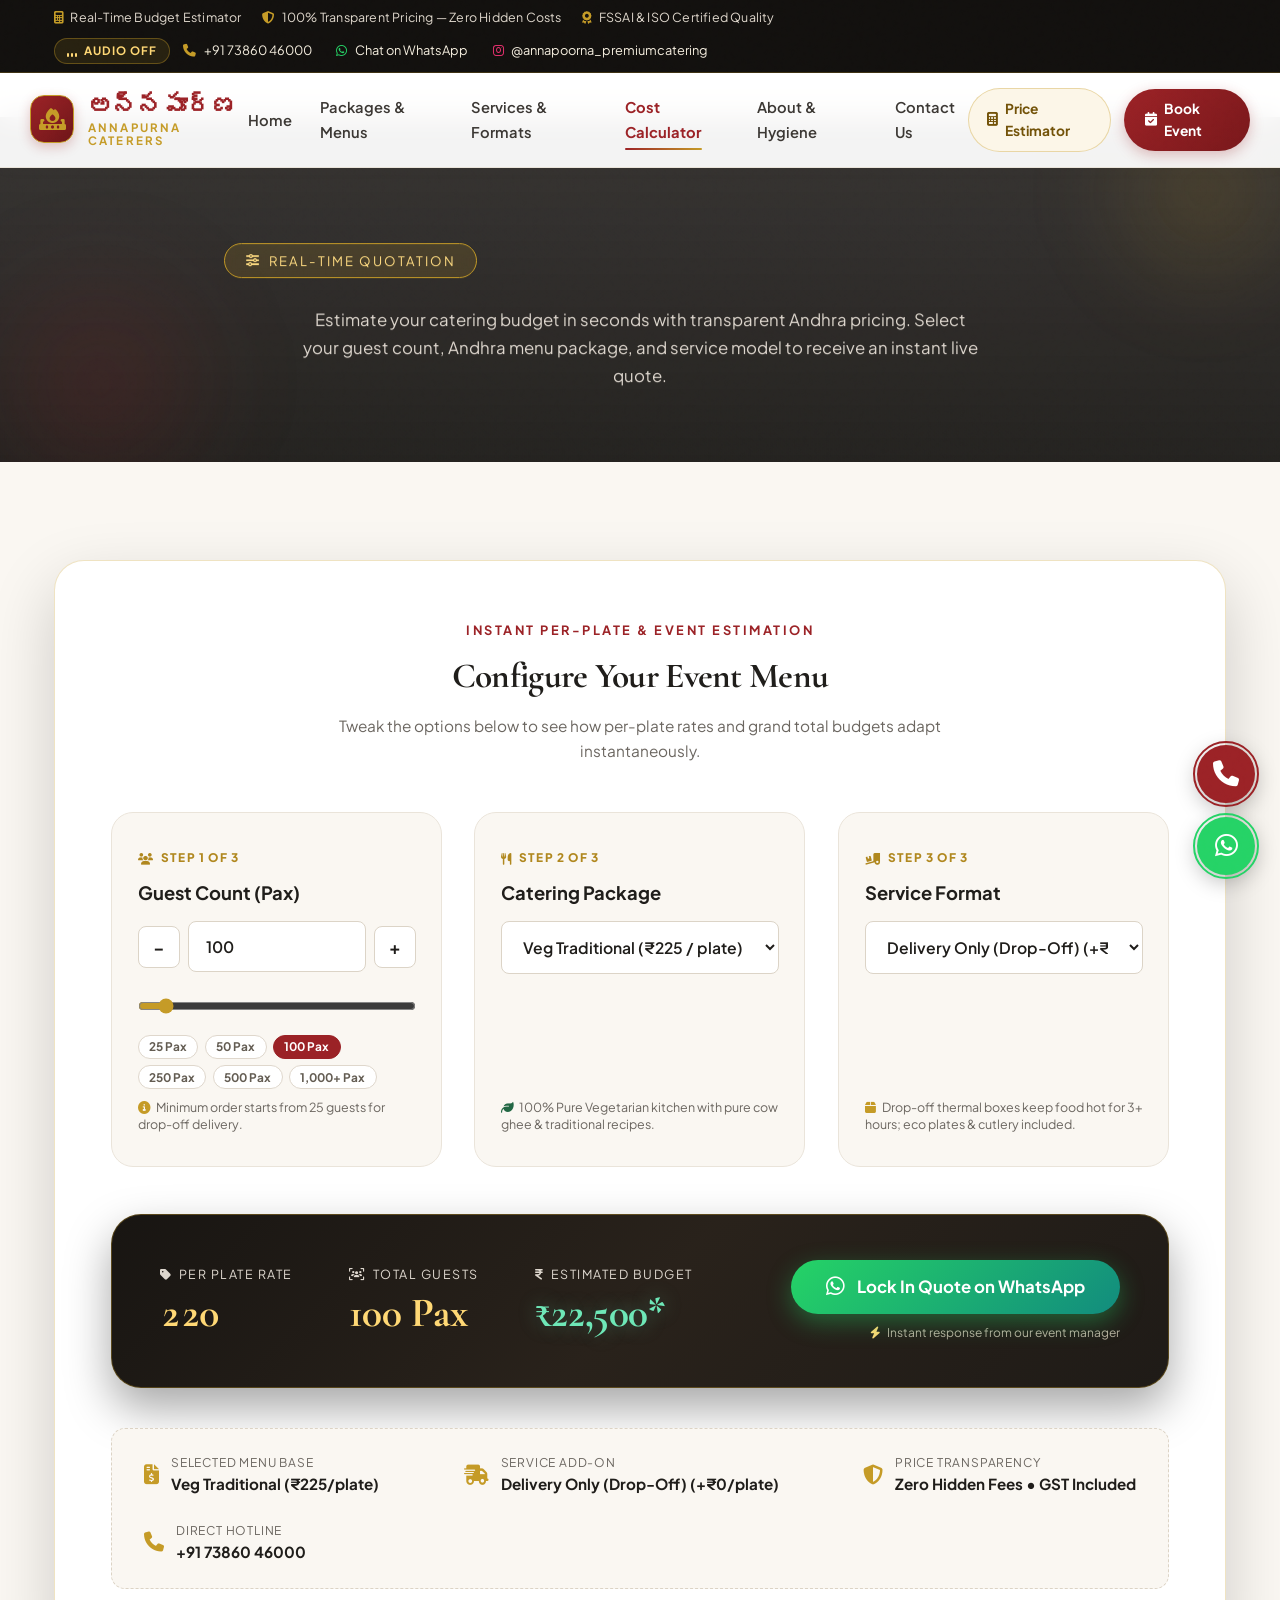
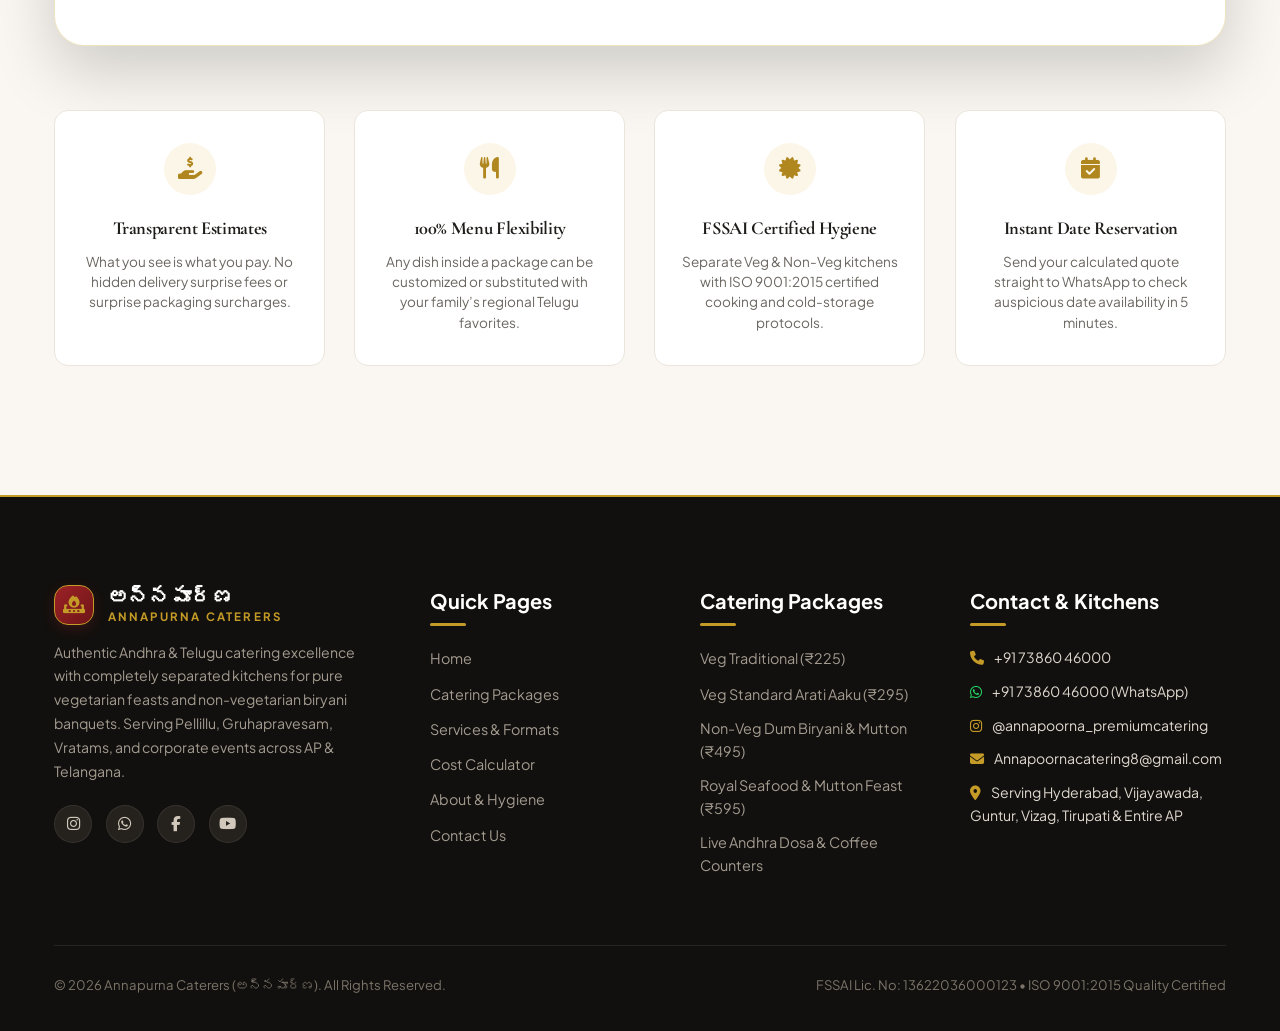
<file: calculator.html>
<!DOCTYPE html>
<html lang="en">
<head>
  <meta charset="UTF-8" />
  <meta name="viewport" content="width=device-width, initial-scale=1.0" />
  <title>Catering Cost & Menu Price Calculator | Annapurna Caterers</title>
  <meta name="description" content="Calculate your Andhra catering budget in real time. Select your guest count, Telugu catering package, and service format to get an instant quote and book directly on WhatsApp." />

  <!-- Fonts & Icons -->
  <link rel="preconnect" href="https://fonts.googleapis.com">
  <link rel="preconnect" href="https://fonts.gstatic.com" crossorigin>
  <link href="https://fonts.googleapis.com/css2?family=Cormorant+Garamond:ital,wght@0,500;0,600;0,700;1,500;1,600&family=Plus+Jakarta+Sans:wght@300;400;500;600;700;800&family=Noto+Serif+Telugu:wght@500;700&display=swap" rel="stylesheet">
  <link rel="stylesheet" href="https://cdnjs.cloudflare.com/ajax/libs/font-awesome/6.5.1/css/all.min.css" />
  <link rel="stylesheet" href="style.css" />

  <style>
    /* Calculator Page Specific Styles */
    .calc-wrapper-section {
      padding: 3rem 0 6rem;
      background: var(--bg-body);
      position: relative;
    }

    .calc-card-container {
      background: #ffffff;
      border: 1px solid rgba(197, 155, 39, 0.28);
      border-radius: var(--radius-xl);
      padding: 3.5rem;
      box-shadow: var(--shadow-xl);
      margin-bottom: 4rem;
      position: relative;
      overflow: hidden;
    }

    .calc-header-intro {
      text-align: center;
      max-width: 720px;
      margin: 0 auto 3rem;
    }
    .calc-header-intro h3 {
      font-size: 2.2rem;
      margin-bottom: 0.6rem;
      color: var(--text-main);
    }
    .calc-header-intro p {
      color: var(--text-muted);
      font-size: 0.96rem;
    }

    /* 3-Step Input Grid */
    .calc-steps {
      display: grid;
      grid-template-columns: repeat(3, 1fr);
      gap: 2rem;
      margin-bottom: 3rem;
    }

    .calc-step-box {
      background: #faf7f2;
      border-radius: var(--radius-lg);
      padding: 2rem 1.6rem;
      border: 1px solid var(--border-subtle);
      display: flex;
      flex-direction: column;
      justify-content: space-between;
      transition: transform 0.3s var(--ease-smooth),
                  box-shadow 0.3s var(--ease-smooth),
                  border-color 0.3s ease;
      position: relative;
    }
    .calc-step-box:hover {
      transform: translateY(-4px);
      box-shadow: var(--shadow-md);
      border-color: var(--gold-primary);
    }

    .calc-step-badge {
      display: inline-flex;
      align-items: center;
      gap: 0.45rem;
      font-size: 0.74rem;
      text-transform: uppercase;
      font-weight: 800;
      color: var(--gold-hover);
      letter-spacing: 1.2px;
      margin-bottom: 0.8rem;
    }

    .calc-step-box label {
      display: block;
      font-size: 1.15rem;
      font-weight: 700;
      color: var(--text-main);
      margin-bottom: 1rem;
      line-height: 1.3;
    }

    .calc-input-wrap {
      position: relative;
      width: 100%;
    }

    .calc-step-box select,
    .calc-step-box input[type="number"] {
      width: 100%;
      padding: 0.95rem 1.1rem;
      border: 1.5px solid #dcd4c7;
      border-radius: var(--radius-sm);
      font-family: inherit;
      font-size: 0.98rem;
      font-weight: 600;
      background: #ffffff;
      color: var(--text-main);
      transition: border-color 0.25s ease, box-shadow 0.25s ease;
      appearance: auto;
    }
    .calc-step-box select:focus,
    .calc-step-box input[type="number"]:focus {
      outline: none;
      border-color: var(--gold-primary);
      box-shadow: 0 0 0 3px rgba(197, 155, 39, 0.2);
    }

    /* Guest Controls: Range + Quick Pills */
    .guest-stepper-wrap {
      display: flex;
      align-items: center;
      gap: 0.5rem;
      margin-bottom: 0.8rem;
    }
    .btn-step-adjust {
      width: 42px;
      height: 42px;
      border-radius: var(--radius-sm);
      border: 1px solid #dcd4c7;
      background: #ffffff;
      color: var(--text-main);
      font-size: 1.1rem;
      font-weight: 700;
      cursor: pointer;
      display: flex;
      align-items: center;
      justify-content: center;
      transition: var(--transition);
      flex-shrink: 0;
    }
    .btn-step-adjust:hover {
      background: var(--gold-primary);
      color: #ffffff;
      border-color: var(--gold-primary);
    }

    .guest-slider {
      width: 100%;
      margin: 0.8rem 0 0.5rem;
      accent-color: var(--gold-primary);
      cursor: pointer;
    }

    .guest-presets {
      display: flex;
      flex-wrap: wrap;
      gap: 0.4rem;
      margin-top: 0.8rem;
    }
    .preset-chip {
      background: #ffffff;
      border: 1px solid #dfd7cc;
      border-radius: var(--radius-full);
      padding: 0.22rem 0.65rem;
      font-size: 0.74rem;
      font-weight: 700;
      color: #635c52;
      cursor: pointer;
      transition: var(--transition);
    }
    .preset-chip:hover,
    .preset-chip.active {
      background: var(--red-royal);
      color: #ffffff;
      border-color: var(--red-royal);
    }

    .step-helper-text {
      display: block;
      margin-top: 0.6rem;
      font-size: 0.78rem;
      color: var(--text-muted);
      line-height: 1.4;
    }

    /* Live Summary Banner */
    .calc-summary-banner {
      background: linear-gradient(135deg, #181512 0%, #29221b 50%, #1f1b17 100%);
      color: #ffffff;
      border-radius: var(--radius-xl);
      padding: 2.8rem 3rem;
      display: flex;
      justify-content: space-between;
      align-items: center;
      flex-wrap: wrap;
      gap: 2rem;
      border: 1px solid rgba(197, 155, 39, 0.35);
      box-shadow: 0 20px 45px rgba(0, 0, 0, 0.35);
      position: relative;
      overflow: hidden;
    }

    .calc-stat-group {
      display: flex;
      gap: 3.5rem;
      flex-wrap: wrap;
      align-items: center;
    }

    .calc-stat-item {
      display: flex;
      flex-direction: column;
    }
    .calc-stat-item span.stat-label {
      font-size: 0.78rem;
      color: #ded7ce;
      text-transform: uppercase;
      letter-spacing: 1.5px;
      margin-bottom: 0.35rem;
      display: flex;
      align-items: center;
      gap: 0.4rem;
    }
    .calc-stat-item strong {
      font-size: 2.6rem;
      font-family: var(--font-heading);
      font-weight: 700;
      color: #ffd875;
      line-height: 1.1;
      letter-spacing: -0.01em;
    }
    .calc-stat-item strong.highlight-green {
      color: #6ee7b7;
      text-shadow: 0 0 20px rgba(110, 231, 183, 0.35);
    }

    .calc-cta-action {
      display: flex;
      flex-direction: column;
      align-items: flex-end;
      gap: 0.6rem;
    }
    .calc-cta-action .btn-whatsapp-quote {
      background: linear-gradient(135deg, #25d366, #128c7e);
      color: #ffffff;
      font-size: 1.05rem;
      font-weight: 700;
      padding: 1rem 2.2rem;
      border-radius: var(--radius-full);
      border: none;
      cursor: pointer;
      display: inline-flex;
      align-items: center;
      gap: 0.75rem;
      box-shadow: 0 8px 25px rgba(37, 211, 102, 0.38);
      transition: transform 0.3s var(--ease-spring),
                  box-shadow 0.3s ease,
                  background 0.3s ease;
    }
    .calc-cta-action .btn-whatsapp-quote:hover {
      transform: translateY(-3px) scale(1.02);
      box-shadow: 0 12px 30px rgba(37, 211, 102, 0.55);
      background: linear-gradient(135deg, #2ae671, #179b8c);
    }
    .calc-guarantee-note {
      font-size: 0.75rem;
      color: #b8af9f;
      display: flex;
      align-items: center;
      gap: 0.4rem;
    }

    /* Breakdown Pill Deck */
    .breakdown-deck {
      margin-top: 2.5rem;
      background: #faf7f2;
      border-radius: var(--radius-md);
      padding: 1.5rem 2rem;
      border: 1px dashed #dcd3c5;
      display: flex;
      align-items: center;
      justify-content: space-between;
      flex-wrap: wrap;
      gap: 1.5rem;
    }
    .breakdown-item {
      display: flex;
      align-items: center;
      gap: 0.75rem;
    }
    .breakdown-icon {
      color: var(--gold-primary);
      font-size: 1.25rem;
    }
    .breakdown-text span {
      display: block;
      font-size: 0.75rem;
      color: var(--text-muted);
      text-transform: uppercase;
      letter-spacing: 0.8px;
    }
    .breakdown-text strong {
      font-size: 0.95rem;
      color: var(--text-main);
    }

    /* Benefits Section Grid */
    .calc-benefits-grid {
      display: grid;
      grid-template-columns: repeat(4, 1fr);
      gap: 1.8rem;
      margin-bottom: 2rem;
    }
    .calc-benefit-card {
      background: #ffffff;
      border: 1px solid var(--border-subtle);
      border-radius: var(--radius-md);
      padding: 2rem 1.6rem;
      transition: var(--transition);
      text-align: center;
    }
    .calc-benefit-card:hover {
      transform: translateY(-5px);
      box-shadow: var(--shadow-md);
      border-color: var(--gold-primary);
    }
    .benefit-icon-circle {
      width: 52px;
      height: 52px;
      border-radius: 50%;
      background: var(--gold-soft);
      color: var(--gold-hover);
      display: flex;
      align-items: center;
      justify-content: center;
      font-size: 1.35rem;
      margin: 0 auto 1.2rem;
      transition: transform 0.3s var(--ease-spring);
    }
    .calc-benefit-card:hover .benefit-icon-circle {
      transform: scale(1.15) rotate(10deg);
      background: var(--red-royal);
      color: #ffffff;
    }
    .calc-benefit-card h4 {
      font-size: 1.15rem;
      margin-bottom: 0.5rem;
      color: var(--text-main);
    }
    .calc-benefit-card p {
      font-size: 0.85rem;
      color: var(--text-muted);
      line-height: 1.5;
    }

    @media (max-width: 992px) {
      .calc-steps {
        grid-template-columns: 1fr;
      }
      .calc-card-container {
        padding: 2.2rem 1.5rem;
      }
      .calc-summary-banner {
        padding: 2rem 1.6rem;
        flex-direction: column;
        align-items: flex-start;
      }
      .calc-stat-group {
        gap: 2rem;
        width: 100%;
        justify-content: space-between;
      }
      .calc-cta-action {
        width: 100%;
        align-items: flex-start;
      }
      .calc-benefits-grid {
        grid-template-columns: repeat(2, 1fr);
      }
    }

    @media (max-width: 640px) {
      .calc-stat-group {
        flex-direction: column;
        align-items: flex-start;
        gap: 1.2rem;
      }
      .calc-benefits-grid {
        grid-template-columns: 1fr;
      }
      .breakdown-deck {
        flex-direction: column;
        align-items: flex-start;
      }
    }
  </style>
</head>
<body>

  <!-- Top Announcement Bar -->
  <div class="top-announcement">
    <div class="container top-announcement-inner">
      <div class="top-badges">
        <span class="top-badge-item"><i class="fa-solid fa-calculator"></i> Real-Time Budget Estimator</span>
        <span class="top-badge-item"><i class="fa-solid fa-shield-halved"></i> 100% Transparent Pricing — Zero Hidden Costs</span>
        <span class="top-badge-item"><i class="fa-solid fa-award"></i> FSSAI & ISO Certified Quality</span>
      </div>
      <div class="top-contacts">
        <button type="button" class="audio-toggle-btn" aria-label="Sound Effects: Muted">
          <span class="soundwave-bars"><span class="bar"></span><span class="bar"></span><span class="bar"></span></span>
          <span class="audio-label">Audio OFF</span>
        </button>
        <span><i class="fa-solid fa-phone" style="color:var(--gold-primary);"></i> <a href="tel:+917386046000">+91 73860 46000</a></span>
        <span><i class="fa-brands fa-whatsapp" style="color:#25d366; margin-left:12px;"></i> <a href="https://wa.me/917386046000" target="_blank" rel="noopener">Chat on WhatsApp</a></span>
        <span><i class="fa-brands fa-instagram" style="color:#e1306c; margin-left:12px;"></i> <a href="https://www.instagram.com/annapoorna_premiumcatering?psln=YnhjZG5iMGU1bGJt" target="_blank" rel="noopener">@annapoorna_premiumcatering</a></span>
      </div>
    </div>
  </div>

  <!-- Header & Navigation -->
  <header>
    <div class="container navbar">
      <a href="index.html" class="brand-logo" aria-label="Annapurna Caterers Home">
        <div class="brand-emblem">
          <i class="fa-solid fa-fire-burner"></i>
        </div>
        <div class="brand-title">
          <h1>అన్నపూర్ణ</h1>
          <span>Annapurna Caterers</span>
        </div>
      </a>

      <nav>
        <ul class="nav-links">
          <li><a href="index.html">Home</a></li>
          <li><a href="packages.html">Packages & Menus</a></li>
          <li><a href="services.html">Services & Formats</a></li>
          <li><a href="calculator.html" class="active-page" aria-current="page">Cost Calculator</a></li>
          <li><a href="about.html">About & Hygiene</a></li>
          <li><a href="contact.html">Contact Us</a></li>
        </ul>
      </nav>

      <div class="nav-actions">
        <a href="calculator.html" class="btn-calc magnetic-btn">
          <i class="fa-solid fa-calculator"></i> Price Estimator
        </a>
        <a href="contact.html" class="btn-quote magnetic-btn">
          <i class="fa-solid fa-calendar-check"></i> Book Event
        </a>
        <button class="mobile-nav-toggle" onclick="toggleNav()" aria-label="Toggle Menu">
          <i class="fa-solid fa-bars"></i>
        </button>
      </div>
    </div>
  </header>

  <!-- Page Hero Banner with Parallax -->
  <section class="page-hero parallax-bg" data-parallax-speed="0.18">
    <div class="container">
      <div class="page-hero-tag shimmer">
        <i class="fa-solid fa-sliders"></i> Real-Time Quotation
      </div>
      <h2 class="split-text">Interactive Cost Calculator</h2>
      <p>
        Estimate your catering budget in seconds with transparent Andhra pricing. Select your guest count, Andhra menu package, and service model to receive an instant live quote.
      </p>
    </div>
  </section>

  <!-- Calculator Tool Section -->
  <section class="calc-wrapper-section">
    <div class="container">
      
      <!-- Main Calculator Card with Glassmorphic styling -->
      <div class="calc-card-container glass reveal-up">
        
        <div class="calc-header-intro">
          <span class="section-eyebrow">Instant Per-Plate & Event Estimation</span>
          <h3>Configure Your Event Menu</h3>
          <p>Tweak the options below to see how per-plate rates and grand total budgets adapt instantaneously.</p>
        </div>

        <!-- 3-Step Input Grid -->
        <div class="calc-steps stagger-reveal">
          
          <!-- STEP 1: Guest Count -->
          <div class="calc-step-box reveal-up">
            <div>
              <span class="calc-step-badge"><i class="fa-solid fa-users"></i> Step 1 of 3</span>
              <label for="calc-guests">Guest Count (Pax)</label>
              
              <div class="guest-stepper-wrap">
                <button type="button" class="btn-step-adjust" onclick="adjustGuests(-25)" aria-label="Decrease 25 guests">−</button>
                <input 
                  type="number" 
                  id="calc-guests" 
                  value="100" 
                  min="25" 
                  max="5000" 
                  step="5" 
                  oninput="handleGuestInputChange()" 
                  aria-label="Number of guests"
                />
                <button type="button" class="btn-step-adjust" onclick="adjustGuests(25)" aria-label="Increase 25 guests">+</button>
              </div>

              <input 
                type="range" 
                id="calc-guests-range" 
                class="guest-slider" 
                min="25" 
                max="1000" 
                value="100" 
                step="5" 
                oninput="handleGuestSliderChange()" 
                aria-label="Guest count slider"
              />

              <div class="guest-presets">
                <button type="button" class="preset-chip" onclick="setPresetGuests(25)">25 Pax</button>
                <button type="button" class="preset-chip" onclick="setPresetGuests(50)">50 Pax</button>
                <button type="button" class="preset-chip active" onclick="setPresetGuests(100)">100 Pax</button>
                <button type="button" class="preset-chip" onclick="setPresetGuests(250)">250 Pax</button>
                <button type="button" class="preset-chip" onclick="setPresetGuests(500)">500 Pax</button>
                <button type="button" class="preset-chip" onclick="setPresetGuests(1000)">1,000+ Pax</button>
              </div>
            </div>

            <small class="step-helper-text">
              <i class="fa-solid fa-circle-info" style="color:var(--gold-primary); margin-right:4px;"></i> Minimum order starts from 25 guests for drop-off delivery.
            </small>
          </div>

          <!-- STEP 2: Catering Package -->
          <div class="calc-step-box reveal-up delay-1">
            <div>
              <span class="calc-step-badge"><i class="fa-solid fa-utensils"></i> Step 2 of 3</span>
              <label for="calc-package">Catering Package</label>
              
              <div class="calc-input-wrap">
                <select id="calc-package" onchange="calculateEstimate()" aria-label="Select Catering Package">
                  <optgroup label="🌱 Pure Vegetarian Packages">
                    <option value="225" data-name="Veg Traditional" data-type="veg" selected>Veg Traditional (₹225 / plate)</option>
                    <option value="245" data-name="Veg Basic" data-type="veg">Veg Basic (₹245 / plate)</option>
                    <option value="295" data-name="Veg Standard Arati Aaku" data-type="veg">Veg Standard Arati Aaku (₹295 / plate)</option>
                    <option value="345" data-name="Veg Royal Special" data-type="veg">Veg Royal Special (₹345 / plate)</option>
                  </optgroup>
                  <optgroup label="🍗 Non-Vegetarian Feasts">
                    <option value="345" data-name="Non-Veg Traditional" data-type="nonveg">Non-Veg Traditional (₹345 / plate)</option>
                    <option value="395" data-name="Non-Veg Basic" data-type="nonveg">Non-Veg Basic (₹395 / plate)</option>
                    <option value="495" data-name="Non-Veg Standard Biryani & Mutton" data-type="nonveg">Non-Veg Standard Biryani & Mutton (₹495 / plate)</option>
                    <option value="595" data-name="Non-Veg Royal Seafood & Mutton" data-type="nonveg">Non-Veg Royal Seafood & Mutton (₹595 / plate)</option>
                  </optgroup>
                </select>
              </div>
            </div>

            <small class="step-helper-text" id="package-detail-hint">
              <i class="fa-solid fa-leaf" style="color:var(--green-veg); margin-right:4px;"></i> Prepared in 100% separate dedicated vegetarian or non-vegetarian kitchens.
            </small>
          </div>

          <!-- STEP 3: Service Format -->
          <div class="calc-step-box reveal-up delay-2">
            <div>
              <span class="calc-step-badge"><i class="fa-solid fa-truck-ramp-box"></i> Step 3 of 3</span>
              <label for="calc-service">Service Format</label>
              
              <div class="calc-input-wrap">
                <select id="calc-service" onchange="calculateEstimate()" aria-label="Select Service Format">
                  <option value="0" data-name="Delivery Only (Drop-Off)" selected>Delivery Only (Drop-Off) (+₹0)</option>
                  <option value="50" data-name="Full Service Buffet">Full Service Buffet (+₹50 / plate)</option>
                  <option value="80" data-name="Royal Banana Leaf Seated Service">Royal Banana Leaf Seated Service (+₹80 / plate)</option>
                </select>
              </div>
            </div>

            <small class="step-helper-text" id="service-detail-hint">
              <i class="fa-solid fa-box" style="color:var(--gold-primary); margin-right:4px;"></i> Thermal containers keep food hot 3+ hours; eco plates & cutlery included.
            </small>
          </div>

        </div>

        <!-- Live Summary Banner (Dark Gradient Glass) -->
        <div class="calc-summary-banner glass-dark reveal-up">
          <div class="calc-stat-group">
            <div class="calc-stat-item">
              <span class="stat-label"><i class="fa-solid fa-tag"></i> Per Plate Rate</span>
              <strong id="calc-per-plate" class="counter-value" data-target="225">₹225</strong>
            </div>
            <div class="calc-stat-item">
              <span class="stat-label"><i class="fa-solid fa-users-viewfinder"></i> Total Guests</span>
              <strong id="calc-total-guests">100 Pax</strong>
            </div>
            <div class="calc-stat-item">
              <span class="stat-label"><i class="fa-solid fa-indian-rupee-sign"></i> Estimated Budget</span>
              <strong id="calc-total-budget" class="highlight-green">₹22,500*</strong>
            </div>
          </div>

          <div class="calc-cta-action">
            <button onclick="bookWithEstimate()" class="btn-whatsapp-quote magnetic-btn" aria-label="Lock in quote on WhatsApp">
              <i class="fa-brands fa-whatsapp" style="font-size:1.35rem;"></i> Lock In Quote on WhatsApp
            </button>
            <span class="calc-guarantee-note">
              <i class="fa-solid fa-bolt" style="color:#ffd875;"></i> Instant response from our event manager
            </span>
          </div>
        </div>

        <!-- Transparent Cost Breakdown Strip -->
        <div class="breakdown-deck reveal-up delay-1">
          <div class="breakdown-item">
            <i class="fa-solid fa-file-invoice-dollar breakdown-icon"></i>
            <div class="breakdown-text">
              <span>Selected Menu Base</span>
              <strong id="breakdown-base-pkg">Veg Traditional (₹225/plate)</strong>
            </div>
          </div>
          <div class="breakdown-item">
            <i class="fa-solid fa-truck-fast breakdown-icon"></i>
            <div class="breakdown-text">
              <span>Service Add-On</span>
              <strong id="breakdown-service-addon">Delivery Only (+₹0/plate)</strong>
            </div>
          </div>
          <div class="breakdown-item">
            <i class="fa-solid fa-shield-halved breakdown-icon"></i>
            <div class="breakdown-text">
              <span>Price Transparency</span>
              <strong>Zero Hidden Fees • GST Included</strong>
            </div>
          </div>
          <div class="breakdown-item">
            <i class="fa-solid fa-phone breakdown-icon"></i>
            <div class="breakdown-text">
              <span>Direct Hotline</span>
              <strong>+91 73860 46000</strong>
            </div>
          </div>
        </div>

      </div>

      <!-- Trust Badges & Guarantee Grid -->
      <div class="calc-benefits-grid stagger-reveal">
        <div class="calc-benefit-card reveal-up">
          <div class="benefit-icon-circle"><i class="fa-solid fa-hand-holding-dollar"></i></div>
          <h4>Transparent Estimates</h4>
          <p>What you see is what you pay. No hidden delivery surprise fees or surprise packaging surcharges.</p>
        </div>

        <div class="calc-benefit-card reveal-up delay-1">
          <div class="benefit-icon-circle"><i class="fa-solid fa-utensils"></i></div>
          <h4>100% Menu Flexibility</h4>
          <p>Any dish inside a package can be customized or substituted with your family’s regional Telugu favorites.</p>
        </div>

        <div class="calc-benefit-card reveal-up delay-2">
          <div class="benefit-icon-circle"><i class="fa-solid fa-certificate"></i></div>
          <h4>FSSAI Certified Hygiene</h4>
          <p>Separate Veg & Non-Veg kitchens with ISO 9001:2015 certified cooking and cold-storage protocols.</p>
        </div>

        <div class="calc-benefit-card reveal-up delay-3">
          <div class="benefit-icon-circle"><i class="fa-solid fa-calendar-check"></i></div>
          <h4>Instant Date Reservation</h4>
          <p>Send your calculated quote straight to WhatsApp to check auspicious date availability in 5 minutes.</p>
        </div>
      </div>

    </div>
  </section>

  <!-- Floating Contact Tools -->
  <div class="floating-tools">
    <a href="tel:+917386046000" class="floating-btn floating-call" title="Call Us Direct" aria-label="Call Annapurna Caterers">
      <i class="fa-solid fa-phone"></i>
    </a>
    <a href="https://wa.me/917386046000?text=Namaskaram%20Annapurna%20Caterers,%20I%20want%20to%20enquire%20about%20a%20catering%20quote" target="_blank" rel="noopener" class="floating-btn floating-wa" title="WhatsApp Enquiry" aria-label="WhatsApp Enquiry">
      <i class="fa-brands fa-whatsapp"></i>
    </a>
  </div>

  <!-- Footer -->
  <footer>
    <div class="container">
      <div class="footer-columns">
        <div class="footer-col">
          <div class="brand-logo" style="margin-bottom:1rem;">
            <div class="brand-emblem" style="width:40px; height:40px; font-size:1.1rem;">
              <i class="fa-solid fa-fire-burner"></i>
            </div>
            <div class="brand-title">
              <h1 style="color:#ffffff; font-size:1.3rem;">అన్నపూర్ణ</h1>
              <span>Annapurna Caterers</span>
            </div>
          </div>
          <p style="font-size:0.88rem; line-height:1.7;">
            Authentic Andhra & Telugu catering excellence with completely separated kitchens for pure vegetarian feasts and non-vegetarian biryani banquets. Serving Pellillu, Gruhapravesam, Vratams, and corporate events across AP & Telangana.
          </p>
          <div class="social-row">
            <a href="https://www.instagram.com/annapoorna_premiumcatering?psln=YnhjZG5iMGU1bGJt" target="_blank" rel="noopener" class="social-btn" aria-label="Instagram"><i class="fa-brands fa-instagram"></i></a>
            <a href="https://wa.me/917386046000" target="_blank" rel="noopener" class="social-btn" aria-label="WhatsApp"><i class="fa-brands fa-whatsapp"></i></a>
            <a href="#" class="social-btn" aria-label="Facebook"><i class="fa-brands fa-facebook-f"></i></a>
            <a href="#" class="social-btn" aria-label="YouTube"><i class="fa-brands fa-youtube"></i></a>
          </div>
        </div>

        <div class="footer-col">
          <h5>Quick Pages</h5>
          <ul class="footer-links">
            <li><a href="index.html">Home</a></li>
            <li><a href="packages.html">Catering Packages</a></li>
            <li><a href="services.html">Services & Formats</a></li>
            <li><a href="calculator.html">Cost Calculator</a></li>
            <li><a href="about.html">About & Hygiene</a></li>
            <li><a href="contact.html">Contact Us</a></li>
          </ul>
        </div>

        <div class="footer-col">
          <h5>Catering Packages</h5>
          <ul class="footer-links">
            <li><a href="packages.html">Veg Traditional (₹225)</a></li>
            <li><a href="packages.html">Veg Standard Arati Aaku (₹295)</a></li>
            <li><a href="packages.html">Non-Veg Dum Biryani & Mutton (₹495)</a></li>
            <li><a href="packages.html">Royal Seafood & Mutton Feast (₹595)</a></li>
            <li><a href="packages.html#stations">Live Andhra Dosa & Coffee Counters</a></li>
          </ul>
        </div>

        <div class="footer-col">
          <h5>Contact & Kitchens</h5>
          <p style="margin-bottom:0.7rem; font-size:0.88rem;">
            <i class="fa-solid fa-phone" style="color:var(--gold-primary); margin-right:8px;"></i>
            <a href="tel:+917386046000" style="color:#ded7ce;">+91 73860 46000</a>
          </p>
          <p style="margin-bottom:0.7rem; font-size:0.88rem;">
            <i class="fa-brands fa-whatsapp" style="color:#25d366; margin-right:8px;"></i>
            <a href="https://wa.me/917386046000" target="_blank" rel="noopener" style="color:#ded7ce;">+91 73860 46000 (WhatsApp)</a>
          </p>
          <p style="margin-bottom:0.7rem; font-size:0.88rem;">
            <i class="fa-brands fa-instagram" style="color:var(--gold-primary); margin-right:8px;"></i>
            <a href="https://www.instagram.com/annapoorna_premiumcatering?psln=YnhjZG5iMGU1bGJt" target="_blank" rel="noopener" style="color:#ded7ce;">@annapoorna_premiumcatering</a>
          </p>
          <p style="margin-bottom:0.7rem; font-size:0.88rem;">
            <i class="fa-solid fa-envelope" style="color:var(--gold-primary); margin-right:8px;"></i>
            <a href="mailto:Annapoornacatering8@gmail.com" style="color:#ded7ce;">Annapoornacatering8@gmail.com</a>
          </p>
          <p style="font-size:0.88rem; line-height:1.6; color:#ded7ce;">
            <i class="fa-solid fa-location-dot" style="color:var(--gold-primary); margin-right:8px;"></i>
            Serving Hyderabad, Vijayawada, Guntur, Vizag, Tirupati & Entire AP
          </p>
        </div>
      </div>

      <div class="footer-bottom-bar">
        <p>&copy; 2026 Annapurna Caterers (అన్నపూర్ణ). All Rights Reserved.</p>
        <p>FSSAI Lic. No: 13622036000123 • ISO 9001:2015 Quality Certified</p>
      </div>
    </div>
  </footer>

  <!-- Script for Animations & Nav -->
  <script src="animations.js" defer></script>

  <!-- Calculator Script -->
  <script>
    let currentAnimatedPlate = 225;
    let currentAnimatedBudget = 22500;
    let plateAnimFrame = null;
    let budgetAnimFrame = null;

    function handleGuestInputChange() {
      const input = document.getElementById('calc-guests');
      let val = parseInt(input.value) || 25;
      if (val < 25) val = 25;
      const slider = document.getElementById('calc-guests-range');
      if (slider) {
        slider.value = Math.min(val, 1000);
      }
      updatePresetChips(val);
      calculateEstimate();
    }

    function handleGuestSliderChange() {
      const slider = document.getElementById('calc-guests-range');
      const input = document.getElementById('calc-guests');
      input.value = slider.value;
      updatePresetChips(parseInt(slider.value));
      calculateEstimate();
    }

    function adjustGuests(delta) {
      const input = document.getElementById('calc-guests');
      let currentVal = parseInt(input.value) || 25;
      let newVal = Math.max(25, currentVal + delta);
      input.value = newVal;
      handleGuestInputChange();
    }

    function setPresetGuests(val) {
      const input = document.getElementById('calc-guests');
      input.value = val;
      handleGuestInputChange();
    }

    function updatePresetChips(currentVal) {
      document.querySelectorAll('.preset-chip').forEach(btn => {
        const text = btn.innerText;
        if (text.includes(currentVal.toString())) {
          btn.classList.add('active');
        } else {
          btn.classList.remove('active');
        }
      });
    }

    function animateNumber(element, startVal, endVal, prefix = '', suffix = '', isCurrencyFormatted = false) {
      const duration = 400; // fast responsive 400ms transition
      const startTime = performance.now();

      function step(now) {
        const elapsed = now - startTime;
        const progress = Math.min(elapsed / duration, 1);
        const ease = 1 - Math.pow(1 - progress, 3); // cubic ease-out
        const current = Math.round(startVal + (endVal - startVal) * ease);

        if (isCurrencyFormatted) {
          element.textContent = prefix + current.toLocaleString('en-IN') + suffix;
        } else {
          element.textContent = prefix + current + suffix;
        }

        if (progress < 1) {
          requestAnimationFrame(step);
        } else {
          if (isCurrencyFormatted) {
            element.textContent = prefix + endVal.toLocaleString('en-IN') + suffix;
          } else {
            element.textContent = prefix + endVal + suffix;
          }
        }
      }

      requestAnimationFrame(step);
    }

    function calculateEstimate() {
      const guestInput = document.getElementById('calc-guests');
      const guests = parseInt(guestInput.value) || 25;

      const pkgSelect = document.getElementById('calc-package');
      const basePrice = parseInt(pkgSelect.value) || 225;
      const selectedOption = pkgSelect.options[pkgSelect.selectedIndex];
      const pkgName = selectedOption.getAttribute('data-name') || selectedOption.text;
      const isVeg = selectedOption.getAttribute('data-type') === 'veg';

      const serviceSelect = document.getElementById('calc-service');
      const serviceCharge = parseInt(serviceSelect.value) || 0;
      const selectedServiceOption = serviceSelect.options[serviceSelect.selectedIndex];
      const serviceName = selectedServiceOption.getAttribute('data-name') || selectedServiceOption.text;

      const perPlateTotal = basePrice + serviceCharge;
      const grandTotal = perPlateTotal * guests;

      // Update Per Plate Counter smoothly
      const perPlateEl = document.getElementById('calc-per-plate');
      animateNumber(perPlateEl, currentAnimatedPlate, perPlateTotal, '₹', '', false);
      currentAnimatedPlate = perPlateTotal;

      // Update Total Guests
      document.getElementById('calc-total-guests').textContent = guests.toLocaleString('en-IN') + ' Pax';

      // Update Budget Counter smoothly
      const budgetEl = document.getElementById('calc-total-budget');
      animateNumber(budgetEl, currentAnimatedBudget, grandTotal, '₹', '*', true);
      currentAnimatedBudget = grandTotal;

      // Update breakdown notes
      const breakdownBase = document.getElementById('breakdown-base-pkg');
      if (breakdownBase) {
        breakdownBase.textContent = `${pkgName} (₹${basePrice}/plate)`;
      }

      const breakdownService = document.getElementById('breakdown-service-addon');
      if (breakdownService) {
        breakdownService.textContent = `${serviceName} (+₹${serviceCharge}/plate)`;
      }

      // Contextual hints
      const pkgHint = document.getElementById('package-detail-hint');
      if (pkgHint) {
        if (isVeg) {
          pkgHint.innerHTML = '<i class="fa-solid fa-leaf" style="color:var(--green-veg); margin-right:4px;"></i> 100% Pure Vegetarian kitchen with pure cow ghee & traditional recipes.';
        } else {
          pkgHint.innerHTML = '<i class="fa-solid fa-drumstick-bite" style="color:var(--red-royal); margin-right:4px;"></i> Segregated Non-Veg kitchen: Authentic Hyderabadi & Andhra wood-fired dum style.';
        }
      }

      const serviceHint = document.getElementById('service-detail-hint');
      if (serviceHint) {
        if (serviceCharge === 0) {
          serviceHint.innerHTML = '<i class="fa-solid fa-box" style="color:var(--gold-primary); margin-right:4px;"></i> Drop-off thermal boxes keep food hot for 3+ hours; eco plates & cutlery included.';
        } else if (serviceCharge === 50) {
          serviceHint.innerHTML = '<i class="fa-solid fa-bell-concierge" style="color:var(--gold-primary); margin-right:4px;"></i> Complete chafing dish buffet setup, food risers, and uniformed serving crew.';
        } else {
          serviceHint.innerHTML = '<i class="fa-solid fa-crown" style="color:var(--gold-primary); margin-right:4px;"></i> Traditional seated banana leaf (Arati Aaku Saapadu) protocol with ceremonial hospitality.';
        }
      }
    }

    function bookWithEstimate() {
      const guests = document.getElementById('calc-guests').value || '100';
      const pkgSelect = document.getElementById('calc-package');
      const selectedPkg = pkgSelect.options[pkgSelect.selectedIndex];
      const pkgName = selectedPkg.getAttribute('data-name') || selectedPkg.text;
      const baseRate = selectedPkg.value;

      const serviceSelect = document.getElementById('calc-service');
      const selectedService = serviceSelect.options[serviceSelect.selectedIndex];
      const serviceName = selectedService.getAttribute('data-name') || selectedService.text;
      const serviceAddon = selectedService.value;

      const perPlateTotal = parseInt(baseRate) + parseInt(serviceAddon);
      const grandTotal = (perPlateTotal * parseInt(guests)).toLocaleString('en-IN');

      const businessPhone = "917386046000";
      const message = 
        `*Namaskaram Annapurna Caterers!* 🌿%0A%0A` +
        `I configured an event estimate using your website cost calculator:%0A%0A` +
        `👥 *Guest Count:* ${encodeURIComponent(guests)} Pax%0A` +
        `🍲 *Selected Package:* ${encodeURIComponent(pkgName)} (₹${baseRate}/plate)%0A` +
        `🛎️ *Service Format:* ${encodeURIComponent(serviceName)} (+₹${serviceAddon}/plate)%0A` +
        `🏷️ *Per Plate Rate:* ₹${perPlateTotal}/plate%0A` +
        `💰 *Estimated Budget:* ₹${encodeURIComponent(grandTotal)}*%0A%0A` +
        `Please confirm date availability and share sample menu items for customization.`;

      window.open(`https://wa.me/${businessPhone}?text=${message}`, '_blank');
    }

    // Initialize calculations on DOM Ready
    document.addEventListener('DOMContentLoaded', () => {
      calculateEstimate();
    });
  </script>
</body>
</html>
</file>
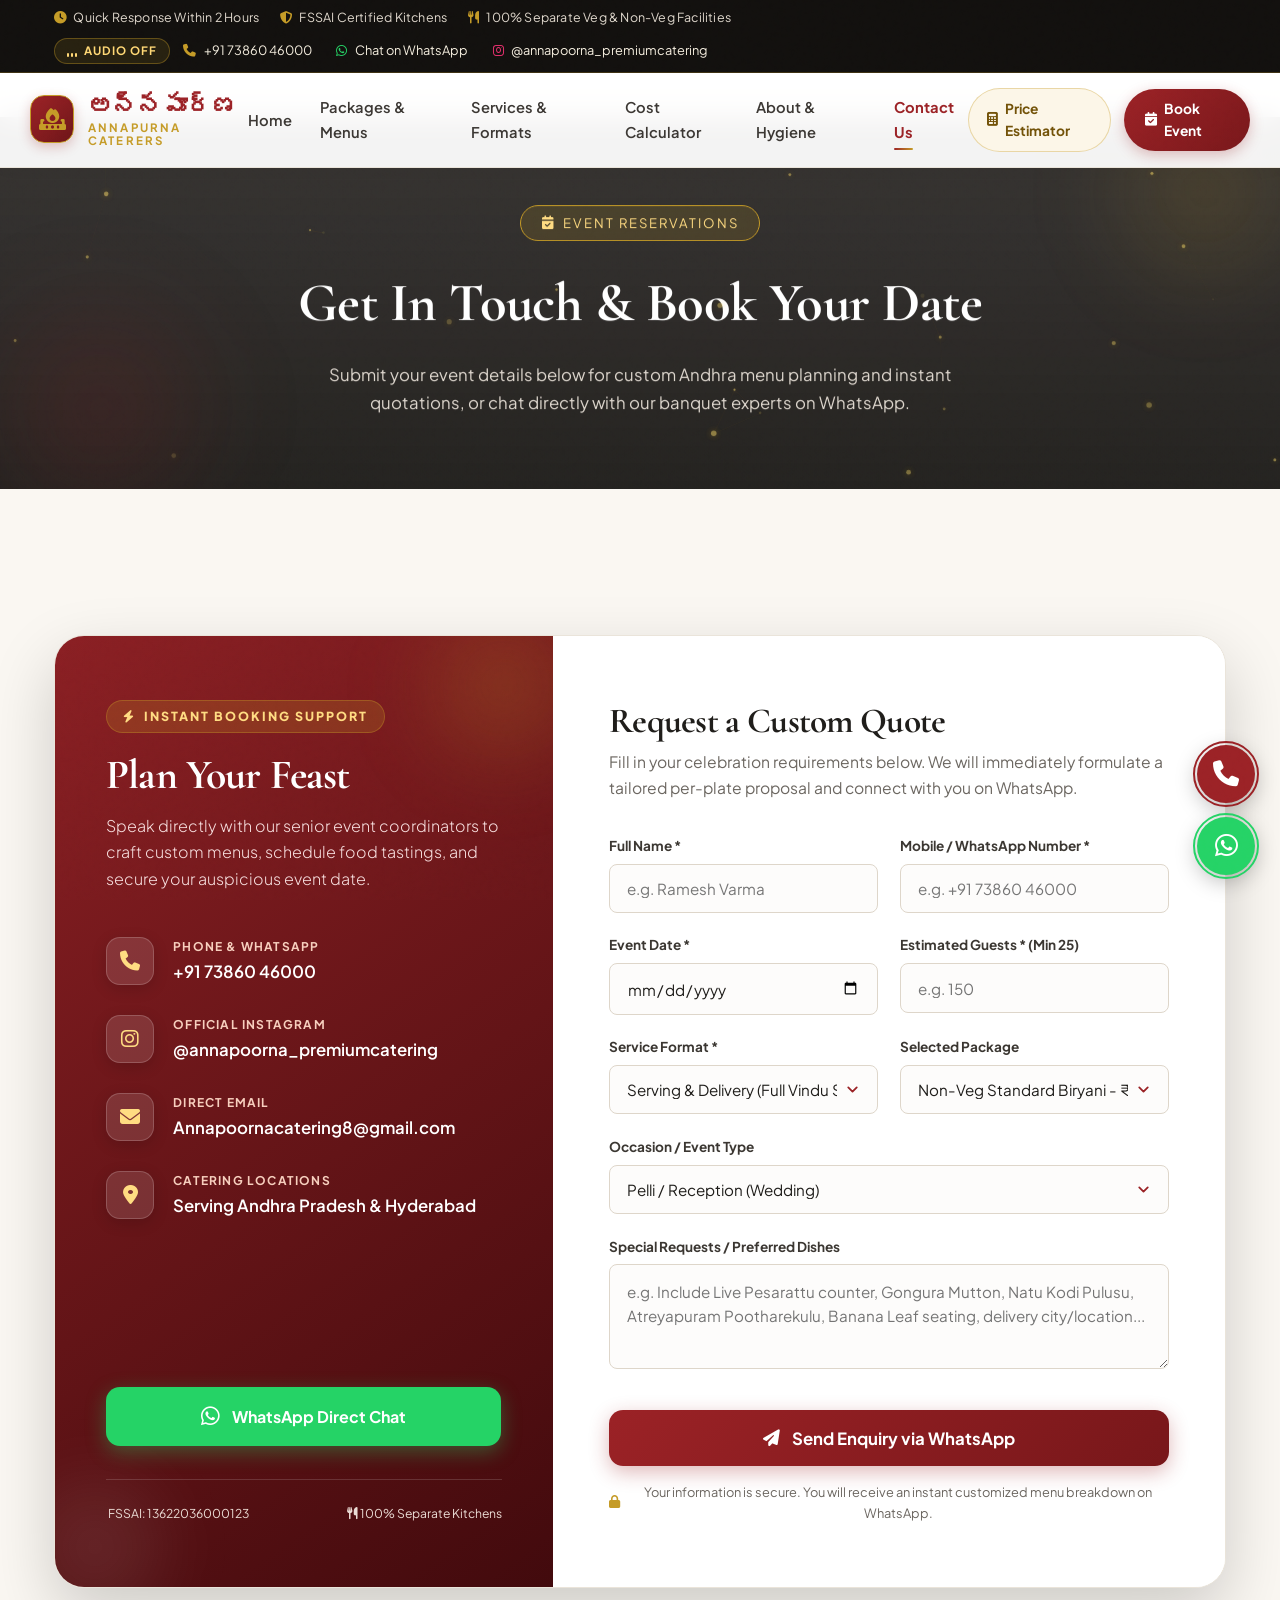
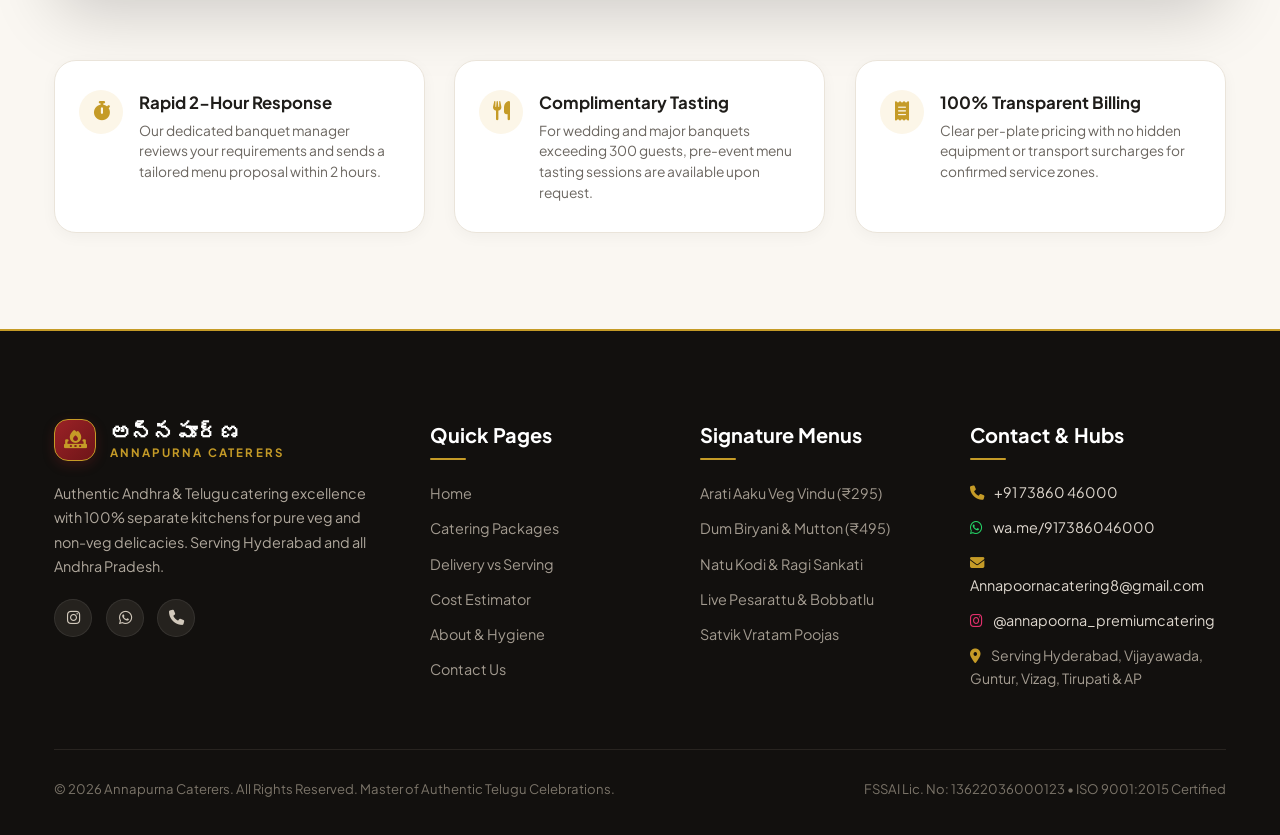
<file: contact.html>
<!DOCTYPE html>
<html lang="en">
<head>
  <meta charset="UTF-8" />
  <meta name="viewport" content="width=device-width, initial-scale=1.0" />
  <title>Contact Us &amp; Event Reservations | Annapurna Caterers</title>
  <meta name="description" content="Book Annapurna Caterers for Andhra weddings, housewarmings, poojas, and corporate events. Direct WhatsApp booking: +91 73860 46000. Serving Hyderabad & AP." />

  <!-- Google Fonts & Font Awesome CDN -->
  <link rel="preconnect" href="https://fonts.googleapis.com">
  <link rel="preconnect" href="https://fonts.gstatic.com" crossorigin>
  <link href="https://fonts.googleapis.com/css2?family=Cormorant+Garamond:ital,wght@0,500;0,600;0,700;1,500;1,600&family=Plus+Jakarta+Sans:wght@300;400;500;600;700;800&family=Noto+Serif+Telugu:wght@500;700&display=swap" rel="stylesheet">
  <link rel="stylesheet" href="https://cdnjs.cloudflare.com/ajax/libs/font-awesome/6.5.1/css/all.min.css" />

  <!-- Global Styling & Animation Engine -->
  <link rel="stylesheet" href="style.css" />
  <script src="animations.js" defer></script>

  <style>
    /* ==========================================================================
       CONTACT PAGE CUSTOM STYLING & ANIMATIONS
       ========================================================================== */
    .contact-section {
      padding: 6rem 0;
      background: var(--bg-body);
      position: relative;
    }

    .contact-wrapper {
      display: grid;
      grid-template-columns: 1fr 1.35fr;
      gap: 0;
      background: #ffffff;
      border: 1px solid var(--border-subtle);
      border-radius: var(--radius-xl);
      overflow: hidden;
      box-shadow: var(--shadow-xl);
      margin-bottom: 4.5rem;
      position: relative;
    }

    /* Left Sidebar: Crimson Gradient with Frosted Accents */
    .contact-sidebar {
      background: linear-gradient(145deg, #8a1f23 0%, #631417 55%, #420a0d 100%);
      color: #ffffff;
      padding: 4rem 3.2rem;
      display: flex;
      flex-direction: column;
      justify-content: space-between;
      position: relative;
      overflow: hidden;
    }

    /* Decorative background glowing sphere */
    .contact-sidebar::before {
      content: '';
      position: absolute;
      top: -60px;
      right: -60px;
      width: 220px;
      height: 220px;
      border-radius: 50%;
      background: radial-gradient(circle, rgba(197, 155, 39, 0.25), transparent 70%);
      filter: blur(35px);
      pointer-events: none;
    }

    .contact-sidebar::after {
      content: '';
      position: absolute;
      bottom: -60px;
      left: -60px;
      width: 200px;
      height: 200px;
      border-radius: 50%;
      background: radial-gradient(circle, rgba(255, 255, 255, 0.12), transparent 70%);
      filter: blur(30px);
      pointer-events: none;
    }

    .sidebar-header {
      position: relative;
      z-index: 2;
    }

    .sidebar-eyebrow {
      display: inline-block;
      font-size: 0.78rem;
      font-weight: 800;
      text-transform: uppercase;
      letter-spacing: 2px;
      color: #ffdc82;
      background: rgba(197, 155, 39, 0.2);
      border: 1px solid rgba(197, 155, 39, 0.35);
      padding: 0.35rem 1rem;
      border-radius: 50px;
      margin-bottom: 1.2rem;
    }

    .contact-sidebar h3 {
      font-size: 2.6rem;
      line-height: 1.15;
      margin-bottom: 0.8rem;
      color: #ffffff;
    }

    .contact-sidebar p.sidebar-desc {
      color: #f7dede;
      font-size: 1rem;
      line-height: 1.65;
      margin-bottom: 2.8rem;
      font-weight: 300;
    }

    /* Contact Entries */
    .contact-entries-list {
      position: relative;
      z-index: 2;
      margin-bottom: 2.5rem;
    }

    .contact-entry {
      display: flex;
      align-items: flex-start;
      gap: 1.2rem;
      margin-bottom: 1.8rem;
      transition: transform 0.3s var(--ease-spring);
    }

    .contact-entry:hover {
      transform: translateX(6px);
    }

    .contact-entry-icon {
      width: 48px;
      height: 48px;
      border-radius: var(--radius-md);
      background: rgba(255, 255, 255, 0.12);
      border: 1px solid rgba(255, 255, 255, 0.18);
      display: flex;
      align-items: center;
      justify-content: center;
      font-size: 1.25rem;
      color: #ffdc82;
      flex-shrink: 0;
      box-shadow: 0 4px 15px rgba(0, 0, 0, 0.15);
      transition: all 0.3s var(--ease-spring);
    }

    .contact-entry:hover .contact-entry-icon {
      background: var(--gold-primary);
      color: #12100e;
      border-color: #ffd875;
      transform: scale(1.08) rotate(4deg);
    }

    .contact-entry-body small {
      display: block;
      font-size: 0.75rem;
      text-transform: uppercase;
      letter-spacing: 1.2px;
      color: #f7cfbe;
      margin-bottom: 0.2rem;
      font-weight: 700;
    }

    .contact-entry-body strong,
    .contact-entry-body a {
      font-size: 1.05rem;
      color: #ffffff;
      font-weight: 600;
      text-decoration: none;
      transition: color 0.25s ease;
      display: inline-block;
    }

    .contact-entry-body a:hover {
      color: #ffdc82;
      text-decoration: underline;
    }

    /* WhatsApp Direct Chat Button */
    .whatsapp-direct-btn {
      background: #25d366;
      color: #ffffff;
      display: inline-flex;
      align-items: center;
      justify-content: center;
      gap: 0.75rem;
      padding: 1.05rem 1.8rem;
      border-radius: var(--radius-md);
      font-size: 1rem;
      font-weight: 700;
      transition: all 0.3s var(--ease-spring);
      box-shadow: 0 6px 20px rgba(37, 211, 102, 0.35);
      border: none;
      cursor: pointer;
      text-decoration: none;
      position: relative;
      overflow: hidden;
      width: 100%;
      text-align: center;
      z-index: 2;
    }

    .whatsapp-direct-btn:hover {
      background: #1eb855;
      transform: translateY(-3px);
      box-shadow: 0 10px 25px rgba(37, 211, 102, 0.45);
      color: #ffffff;
    }

    /* Sidebar Footer Trust Badges */
    .sidebar-trust-strip {
      margin-top: 2rem;
      padding-top: 1.5rem;
      border-top: 1px solid rgba(255, 255, 255, 0.15);
      display: flex;
      align-items: center;
      justify-content: space-between;
      font-size: 0.76rem;
      color: #ebdcd5;
      position: relative;
      z-index: 2;
    }

    /* Right Form Wrapper */
    .form-wrap {
      padding: 4rem 3.5rem;
      background: #ffffff;
      display: flex;
      flex-direction: column;
      justify-content: center;
      position: relative;
    }

    .form-header-box {
      margin-bottom: 2.2rem;
    }

    .form-header-box h4 {
      font-size: 2.2rem;
      color: var(--text-main);
      margin-bottom: 0.45rem;
      line-height: 1.2;
    }

    .form-header-box p {
      color: var(--text-muted);
      font-size: 0.98rem;
      line-height: 1.6;
    }

    .form-grid-2 {
      display: grid;
      grid-template-columns: 1fr 1fr;
      gap: 1.4rem;
    }

    .field-group {
      margin-bottom: 1.35rem;
      position: relative;
    }

    .field-group label {
      display: block;
      font-size: 0.85rem;
      font-weight: 700;
      margin-bottom: 0.45rem;
      color: #3b3732;
      transition: color 0.25s ease;
    }

    .field-group:focus-within label {
      color: var(--red-royal);
    }

    /* Input with Center-Out Glow Effect */
    .input-glow-container {
      position: relative;
      border-radius: var(--radius-sm);
    }

    .form-input {
      width: 100%;
      padding: 0.88rem 1.05rem;
      border-radius: var(--radius-sm);
      border: 1.5px solid #ded6ca;
      font-family: inherit;
      font-size: 0.95rem;
      background: #fdfcfb;
      color: var(--text-main);
      transition: all 0.3s var(--ease-smooth);
      position: relative;
      appearance: none;
      -webkit-appearance: none;
    }

    select.form-input {
      background-image: url("data:image/svg+xml;charset=UTF-8,%3csvg xmlns='http://www.w3.org/2000/svg' viewBox='0 0 24 24' fill='none' stroke='%239b2226' stroke-width='2.5' stroke-linecap='round' stroke-linejoin='round'%3e%3cpolyline points='6 9 12 15 18 9'%3e%3c/polyline%3e%3c/svg%3e");
      background-repeat: no-repeat;
      background-position: right 1rem center;
      background-size: 1.1em;
      padding-right: 2.5rem;
      cursor: pointer;
    }

    .form-input:hover {
      border-color: #baa894;
    }

    /* Animated Focus State */
    .form-input:focus {
      outline: none;
      border-color: var(--red-royal);
      background: #ffffff;
      box-shadow: 0 0 0 4px rgba(155, 34, 38, 0.12), 0 4px 16px rgba(197, 155, 39, 0.12);
      transform: translateY(-1px);
    }

    textarea.form-input {
      resize: vertical;
      min-height: 105px;
      line-height: 1.6;
    }

    /* Submit Button */
    .btn-submit-quote {
      width: 100%;
      padding: 1.1rem 2rem;
      background: linear-gradient(135deg, var(--red-royal), #78171a);
      color: #ffffff;
      border-radius: var(--radius-md);
      font-size: 1.05rem;
      font-weight: 700;
      cursor: pointer;
      border: none;
      display: inline-flex;
      align-items: center;
      justify-content: center;
      gap: 0.75rem;
      box-shadow: 0 6px 20px rgba(155, 34, 38, 0.32);
      transition: transform 0.28s var(--ease-spring),
                  box-shadow 0.28s var(--ease-smooth),
                  background 0.28s ease;
      position: relative;
      overflow: hidden;
      margin-top: 0.8rem;
    }

    .btn-submit-quote:hover {
      background: linear-gradient(135deg, #b0262b, var(--red-royal));
      transform: translateY(-3px);
      box-shadow: 0 10px 28px rgba(155, 34, 38, 0.45);
    }

    .btn-submit-quote:active {
      transform: translateY(-1px);
    }

    .form-privacy-note {
      text-align: center;
      font-size: 0.8rem;
      color: var(--text-muted);
      margin-top: 1rem;
      display: flex;
      align-items: center;
      justify-content: center;
      gap: 0.45rem;
    }

    /* Reassurance Value Proposition Cards */
    .assurance-grid {
      display: grid;
      grid-template-columns: repeat(3, 1fr);
      gap: 1.8rem;
    }

    .assurance-box {
      background: #ffffff;
      padding: 1.8rem 1.5rem;
      border-radius: var(--radius-lg);
      border: 1px solid var(--border-subtle);
      box-shadow: var(--shadow-sm);
      display: flex;
      align-items: flex-start;
      gap: 1rem;
      transition: transform 0.3s var(--ease-smooth), box-shadow 0.3s ease;
    }

    .assurance-box:hover {
      transform: translateY(-5px);
      box-shadow: var(--shadow-md);
      border-color: var(--gold-primary);
    }

    .assurance-icon {
      width: 44px;
      height: 44px;
      border-radius: 50%;
      background: var(--gold-soft);
      color: var(--gold-primary);
      display: flex;
      align-items: center;
      justify-content: center;
      font-size: 1.2rem;
      flex-shrink: 0;
    }

    .assurance-text h5 {
      font-size: 1.05rem;
      margin-bottom: 0.25rem;
      color: var(--text-main);
    }

    .assurance-text p {
      font-size: 0.86rem;
      color: var(--text-muted);
      line-height: 1.5;
    }

    /* Responsive Adjustments */
    @media (max-width: 992px) {
      .contact-wrapper {
        grid-template-columns: 1fr;
      }

      .contact-sidebar {
        padding: 3rem 2.2rem;
      }

      .form-wrap {
        padding: 3rem 2.2rem;
      }

      .form-grid-2 {
        grid-template-columns: 1fr;
        gap: 0;
      }

      .assurance-grid {
        grid-template-columns: 1fr;
      }
    }

    @media (max-width: 580px) {
      .contact-sidebar h3 {
        font-size: 2.1rem;
      }

      .form-header-box h4 {
        font-size: 1.8rem;
      }

      .contact-sidebar {
        padding: 2.5rem 1.5rem;
      }

      .form-wrap {
        padding: 2.5rem 1.5rem;
      }

      .sidebar-trust-strip {
        flex-direction: column;
        gap: 0.5rem;
        align-items: flex-start;
      }
    }
  </style>
</head>
<body>

  <!-- Top Announcement Bar -->
  <div class="top-announcement">
    <div class="container top-announcement-inner">
      <div class="top-badges">
        <span class="top-badge-item"><i class="fa-solid fa-clock"></i> Quick Response Within 2 Hours</span>
        <span class="top-badge-item"><i class="fa-solid fa-shield-halved"></i> FSSAI Certified Kitchens</span>
        <span class="top-badge-item"><i class="fa-solid fa-utensils"></i> 100% Separate Veg &amp; Non-Veg Facilities</span>
      </div>
      <div class="top-contacts">
        <button type="button" class="audio-toggle-btn" aria-label="Sound Effects: Muted">
          <span class="soundwave-bars"><span class="bar"></span><span class="bar"></span><span class="bar"></span></span>
          <span class="audio-label">Audio OFF</span>
        </button>
        <span><i class="fa-solid fa-phone" style="color:var(--gold-primary);"></i> <a href="tel:+917386046000">+91 73860 46000</a></span>
        <span><i class="fa-brands fa-whatsapp" style="color:#25d366; margin-left:12px;"></i> <a href="https://wa.me/917386046000" target="_blank" rel="noopener">Chat on WhatsApp</a></span>
        <span><i class="fa-brands fa-instagram" style="color:#e1306c; margin-left:12px;"></i> <a href="https://www.instagram.com/annapoorna_premiumcatering?psln=YnhjZG5iMGU1bGJt" target="_blank" rel="noopener">@annapoorna_premiumcatering</a></span>
      </div>
    </div>
  </div>

  <!-- Header & Sticky Navbar -->
  <header>
    <div class="container navbar">
      <a href="index.html" class="brand-logo" aria-label="Annapurna Caterers Home">
        <div class="brand-emblem">
          <i class="fa-solid fa-fire-burner"></i>
        </div>
        <div class="brand-title">
          <h1>అన్నపూర్ణ</h1>
          <span>Annapurna Caterers</span>
        </div>
      </a>

      <nav aria-label="Primary Navigation">
        <ul class="nav-links">
          <li><a href="index.html">Home</a></li>
          <li><a href="packages.html">Packages &amp; Menus</a></li>
          <li><a href="services.html">Services &amp; Formats</a></li>
          <li><a href="calculator.html">Cost Calculator</a></li>
          <li><a href="about.html">About &amp; Hygiene</a></li>
          <li><a href="contact.html" class="active-page" aria-current="page">Contact Us</a></li>
        </ul>
      </nav>

      <div class="nav-actions">
        <a href="calculator.html" class="btn-calc magnetic-btn">
          <i class="fa-solid fa-calculator"></i> Price Estimator
        </a>
        <a href="contact.html" class="btn-quote magnetic-btn">
          <i class="fa-solid fa-calendar-check"></i> Book Event
        </a>
        <button class="mobile-nav-toggle" aria-label="Toggle Navigation Menu">
          <i class="fa-solid fa-bars"></i>
        </button>
      </div>
    </div>
  </header>

  <!-- Page Hero Banner with Parallax Background -->
  <section class="page-hero parallax-bg" data-parallax-speed="0.18">
    <div class="container">
      <div class="page-hero-tag shimmer">
        <i class="fa-solid fa-calendar-check"></i> Event Reservations
      </div>
      <h2>Get In Touch &amp; Book Your Date</h2>
      <p>
        Submit your event details below for custom Andhra menu planning and instant quotations, or chat directly with our banquet experts on WhatsApp.
      </p>
    </div>
  </section>

  <!-- Contact Form & Sidebar Section -->
  <section class="contact-section">
    <div class="container">
      
      <!-- Contact 2-Column Card with Reveal Up -->
      <div class="contact-wrapper reveal-up">
        
        <!-- Left Sidebar (Crimson Gradient) with Reveal Left -->
        <div class="contact-sidebar">
          <div class="sidebar-header reveal-left">
            <span class="sidebar-eyebrow">
              <i class="fa-solid fa-bolt" style="margin-right:4px;"></i> Instant Booking Support
            </span>
            <h3>Plan Your Feast</h3>
            <p class="sidebar-desc">
              Speak directly with our senior event coordinators to craft custom menus, schedule food tastings, and secure your auspicious event date.
            </p>

            <div class="contact-entries-list">
              
              <!-- Entry 1: Phone / WhatsApp -->
              <div class="contact-entry">
                <div class="contact-entry-icon">
                  <i class="fa-solid fa-phone"></i>
                </div>
                <div class="contact-entry-body">
                  <small>Phone &amp; WhatsApp</small>
                  <a href="tel:+917386046000">+91 73860 46000</a>
                </div>
              </div>

              <!-- Entry 2: Official Instagram -->
              <div class="contact-entry">
                <div class="contact-entry-icon">
                  <i class="fa-brands fa-instagram"></i>
                </div>
                <div class="contact-entry-body">
                  <small>Official Instagram</small>
                  <a href="https://www.instagram.com/annapoorna_premiumcatering?psln=YnhjZG5iMGU1bGJt" target="_blank" rel="noopener">
                    @annapoorna_premiumcatering
                  </a>
                </div>
              </div>

              <!-- Entry 3: Direct Email -->
              <div class="contact-entry">
                <div class="contact-entry-icon">
                  <i class="fa-solid fa-envelope"></i>
                </div>
                <div class="contact-entry-body">
                  <small>Direct Email</small>
                  <a href="mailto:Annapoornacatering8@gmail.com">
                    Annapoornacatering8@gmail.com
                  </a>
                </div>
              </div>

              <!-- Entry 4: Locations Covered -->
              <div class="contact-entry">
                <div class="contact-entry-icon">
                  <i class="fa-solid fa-location-dot"></i>
                </div>
                <div class="contact-entry-body">
                  <small>Catering Locations</small>
                  <strong>Serving Andhra Pradesh &amp; Hyderabad</strong>
                </div>
              </div>

            </div>
          </div>

          <!-- Bottom Action in Sidebar -->
          <div>
            <a 
              href="https://wa.me/917386046000?text=Namaskaram%20Annapurna%20Caterers,%20I%20would%20like%20to%20enquire%20about%20event%20catering%20services" 
              target="_blank" 
              rel="noopener" 
              class="whatsapp-direct-btn magnetic-btn"
            >
              <i class="fa-brands fa-whatsapp" style="font-size:1.35rem;"></i> WhatsApp Direct Chat
            </a>

            <div class="sidebar-trust-strip">
              <span><i class="fa-solid fa-shield-check"></i> FSSAI: 13622036000123</span>
              <span><i class="fa-solid fa-utensils"></i> 100% Separate Kitchens</span>
            </div>
          </div>
        </div>

        <!-- Right Form with Reveal Right -->
        <div class="form-wrap reveal-right">
          <div class="form-header-box">
            <h4>Request a Custom Quote</h4>
            <p>
              Fill in your celebration requirements below. We will immediately formulate a tailored per-plate proposal and connect with you on WhatsApp.
            </p>
          </div>

          <form id="cateringForm" onsubmit="handleCateringSubmit(event)">
            
            <!-- Row 1: Name & Phone -->
            <div class="form-grid-2">
              <div class="field-group">
                <label for="f-name">Full Name *</label>
                <div class="input-glow-container">
                  <input 
                    type="text" 
                    id="f-name" 
                    class="form-input" 
                    placeholder="e.g. Ramesh Varma" 
                    required 
                    autocomplete="name"
                  />
                </div>
              </div>

              <div class="field-group">
                <label for="f-phone">Mobile / WhatsApp Number *</label>
                <div class="input-glow-container">
                  <input 
                    type="tel" 
                    id="f-phone" 
                    class="form-input" 
                    placeholder="e.g. +91 73860 46000" 
                    required 
                    autocomplete="tel"
                  />
                </div>
              </div>
            </div>

            <!-- Row 2: Date & Guests -->
            <div class="form-grid-2">
              <div class="field-group">
                <label for="f-date">Event Date *</label>
                <div class="input-glow-container">
                  <input 
                    type="date" 
                    id="f-date" 
                    class="form-input" 
                    required 
                  />
                </div>
              </div>

              <div class="field-group">
                <label for="f-guests">Estimated Guests * (Min 25)</label>
                <div class="input-glow-container">
                  <input 
                    type="number" 
                    id="f-guests" 
                    class="form-input" 
                    min="25" 
                    placeholder="e.g. 150" 
                    required 
                  />
                </div>
              </div>
            </div>

            <!-- Row 3: Service Format & Selected Package -->
            <div class="form-grid-2">
              <div class="field-group">
                <label for="f-service">Service Format *</label>
                <div class="input-glow-container">
                  <select id="f-service" class="form-input" required>
                    <option value="Serving &amp; Delivery (Full Vindu Service)" selected>Serving &amp; Delivery (Full Vindu Service)</option>
                    <option value="Delivery Only (Drop-off)">Delivery Only (Doorstep Drop-off)</option>
                  </select>
                </div>
              </div>

              <div class="field-group">
                <label for="f-package">Selected Package</label>
                <div class="input-glow-container">
                  <select id="f-package" class="form-input">
                    <option value="Veg Traditional - ₹225/plate">Veg Traditional - ₹225/plate</option>
                    <option value="Veg Standard - ₹295/plate">Veg Standard (Arati Aaku) - ₹295/plate</option>
                    <option value="Non-Veg Basic - ₹395/plate">Non-Veg Basic - ₹395/plate</option>
                    <option value="Non-Veg Standard - ₹495/plate" selected>Non-Veg Standard Biryani - ₹495/plate</option>
                    <option value="Custom Menu">Custom Menu (Specify Dishes Below)</option>
                  </select>
                </div>
              </div>
            </div>

            <!-- Row 4: Occasion -->
            <div class="field-group">
              <label for="f-occasion">Occasion / Event Type</label>
              <div class="input-glow-container">
                <select id="f-occasion" class="form-input">
                  <option value="Pelli / Reception (Wedding)" selected>Pelli / Reception (Wedding)</option>
                  <option value="Gruhapravesam (Housewarming)">Gruhapravesam (Housewarming)</option>
                  <option value="Satyanarayana Swamy Vratam (Pooja)">Satyanarayana Swamy Vratam (Pooja)</option>
                  <option value="Half Saree / Dhoti Ceremony">Half Saree / Dhoti Ceremony</option>
                  <option value="Birthday / Sreemantham (Baby Shower)">Birthday / Sreemantham (Baby Shower)</option>
                  <option value="Corporate Event / Banquet">Corporate Event / Banquet</option>
                </select>
              </div>
            </div>

            <!-- Row 5: Special Requests -->
            <div class="field-group">
              <label for="f-notes">Special Requests / Preferred Dishes</label>
              <div class="input-glow-container">
                <textarea 
                  id="f-notes" 
                  class="form-input" 
                  placeholder="e.g. Include Live Pesarattu counter, Gongura Mutton, Natu Kodi Pulusu, Atreyapuram Pootharekulu, Banana Leaf seating, delivery city/location..."
                ></textarea>
              </div>
            </div>

            <!-- Submit Button with Paper Plane Icon & Magnetic Class -->
            <button type="submit" class="btn-submit-quote magnetic-btn">
              <i class="fa-solid fa-paper-plane"></i> Send Enquiry via WhatsApp
            </button>

            <p class="form-privacy-note">
              <i class="fa-solid fa-lock" style="color:var(--gold-primary);"></i> 
              Your information is secure. You will receive an instant customized menu breakdown on WhatsApp.
            </p>

          </form>
        </div>

      </div>

      <!-- Trust & Assurance Row -->
      <div class="assurance-grid stagger-reveal">
        <div class="assurance-box reveal-up delay-1">
          <div class="assurance-icon">
            <i class="fa-solid fa-stopwatch"></i>
          </div>
          <div class="assurance-text">
            <h5>Rapid 2-Hour Response</h5>
            <p>Our dedicated banquet manager reviews your requirements and sends a tailored menu proposal within 2 hours.</p>
          </div>
        </div>

        <div class="assurance-box reveal-up delay-2">
          <div class="assurance-icon">
            <i class="fa-solid fa-utensils"></i>
          </div>
          <div class="assurance-text">
            <h5>Complimentary Tasting</h5>
            <p>For wedding and major banquets exceeding 300 guests, pre-event menu tasting sessions are available upon request.</p>
          </div>
        </div>

        <div class="assurance-box reveal-up delay-3">
          <div class="assurance-icon">
            <i class="fa-solid fa-receipt"></i>
          </div>
          <div class="assurance-text">
            <h5>100% Transparent Billing</h5>
            <p>Clear per-plate pricing with no hidden equipment or transport surcharges for confirmed service zones.</p>
          </div>
        </div>
      </div>

    </div>
  </section>

  <!-- Floating Action Buttons -->
  <div class="floating-tools">
    <a href="tel:+917386046000" class="floating-btn floating-call magnetic-btn" title="Call Us Direct" aria-label="Call Annapurna Caterers">
      <i class="fa-solid fa-phone"></i>
    </a>
    <a href="https://wa.me/917386046000?text=Namaskaram%20Annapurna%20Caterers,%20I%20want%20to%20enquire%20about%20catering%20services" target="_blank" rel="noopener" class="floating-btn floating-wa magnetic-btn" title="WhatsApp Enquiry" aria-label="Chat on WhatsApp">
      <i class="fa-brands fa-whatsapp"></i>
    </a>
  </div>

  <!-- Layered Footer -->
  <footer>
    <div class="container">
      <div class="footer-columns">
        
        <!-- Col 1: Brand Info -->
        <div class="footer-col">
          <div class="brand-logo" style="margin-bottom:1.2rem;">
            <div class="brand-emblem" style="width:42px; height:42px; font-size:1.15rem;">
              <i class="fa-solid fa-fire-burner"></i>
            </div>
            <div class="brand-title">
              <h1 style="color:#ffffff; font-size:1.35rem;">అన్నపూర్ణ</h1>
              <span>Annapurna Caterers</span>
            </div>
          </div>
          <p style="font-size:0.9rem; line-height:1.7; color:#b0a89d; margin-bottom:1.2rem;">
            Authentic Andhra &amp; Telugu catering excellence with 100% separate kitchens for pure veg and non-veg delicacies. Serving Hyderabad and all Andhra Pradesh.
          </p>
          <div class="social-row">
            <a href="https://www.instagram.com/annapoorna_premiumcatering?psln=YnhjZG5iMGU1bGJt" target="_blank" rel="noopener" class="social-btn magnetic-btn" aria-label="Instagram"><i class="fa-brands fa-instagram"></i></a>
            <a href="https://wa.me/917386046000" target="_blank" rel="noopener" class="social-btn magnetic-btn" aria-label="WhatsApp"><i class="fa-brands fa-whatsapp"></i></a>
            <a href="tel:+917386046000" class="social-btn magnetic-btn" aria-label="Phone"><i class="fa-solid fa-phone"></i></a>
          </div>
        </div>

        <!-- Col 2: Quick Links -->
        <div class="footer-col">
          <h5>Quick Pages</h5>
          <ul class="footer-links">
            <li><a href="index.html">Home</a></li>
            <li><a href="packages.html">Catering Packages</a></li>
            <li><a href="services.html">Delivery vs Serving</a></li>
            <li><a href="calculator.html">Cost Estimator</a></li>
            <li><a href="about.html">About &amp; Hygiene</a></li>
            <li><a href="contact.html">Contact Us</a></li>
          </ul>
        </div>

        <!-- Col 3: Signature Menus -->
        <div class="footer-col">
          <h5>Signature Menus</h5>
          <ul class="footer-links">
            <li><a href="packages.html">Arati Aaku Veg Vindu (₹295)</a></li>
            <li><a href="packages.html">Dum Biryani &amp; Mutton (₹495)</a></li>
            <li><a href="packages.html">Natu Kodi &amp; Ragi Sankati</a></li>
            <li><a href="packages.html">Live Pesarattu &amp; Bobbatlu</a></li>
            <li><a href="contact.html">Satvik Vratam Poojas</a></li>
          </ul>
        </div>

        <!-- Col 4: Contacts & Credentials -->
        <div class="footer-col">
          <h5>Contact &amp; Hubs</h5>
          <p style="margin-bottom:0.75rem; font-size:0.9rem;">
            <i class="fa-solid fa-phone" style="color:var(--gold-primary); margin-right:8px;"></i> 
            <a href="tel:+917386046000" style="color:#ded7ce;">+91 73860 46000</a>
          </p>
          <p style="margin-bottom:0.75rem; font-size:0.9rem;">
            <i class="fa-brands fa-whatsapp" style="color:#25d366; margin-right:8px;"></i> 
            <a href="https://wa.me/917386046000" target="_blank" rel="noopener" style="color:#ded7ce;">wa.me/917386046000</a>
          </p>
          <p style="margin-bottom:0.75rem; font-size:0.9rem;">
            <i class="fa-solid fa-envelope" style="color:var(--gold-primary); margin-right:8px;"></i> 
            <a href="mailto:Annapoornacatering8@gmail.com" style="color:#ded7ce;">Annapoornacatering8@gmail.com</a>
          </p>
          <p style="margin-bottom:0.75rem; font-size:0.9rem;">
            <i class="fa-brands fa-instagram" style="color:#e1306c; margin-right:8px;"></i> 
            <a href="https://www.instagram.com/annapoorna_premiumcatering?psln=YnhjZG5iMGU1bGJt" target="_blank" rel="noopener" style="color:#ded7ce;">@annapoorna_premiumcatering</a>
          </p>
          <p style="font-size:0.88rem; line-height:1.6; color:#a39b90; margin-top:0.4rem;">
            <i class="fa-solid fa-location-dot" style="color:var(--gold-primary); margin-right:8px;"></i> 
            Serving Hyderabad, Vijayawada, Guntur, Vizag, Tirupati &amp; AP
          </p>
        </div>

      </div>

      <div class="footer-bottom-bar">
        <p>&copy; 2026 Annapurna Caterers. All Rights Reserved. Master of Authentic Telugu Celebrations.</p>
        <p>FSSAI Lic. No: 13622036000123 &bull; ISO 9001:2015 Certified</p>
      </div>
    </div>
  </footer>

  <!-- Page-Specific JavaScript: Pre-Selection & WhatsApp Submission -->
  <script>
    // Deep-linking URL Query Parameter Pre-selection
    window.addEventListener('DOMContentLoaded', () => {
      const urlParams = new URLSearchParams(window.location.search);
      const pkgParam = urlParams.get('pkg');
      const serviceParam = urlParams.get('service');

      if (pkgParam) {
        const pkgSelect = document.getElementById('f-package');
        if (pkgSelect) {
          const cleanParam = pkgParam.toLowerCase().replace(/[^a-z0-9]/g, '');
          for (let i = 0; i < pkgSelect.options.length; i++) {
            const optVal = pkgSelect.options[i].value.toLowerCase().replace(/[^a-z0-9]/g, '');
            if (optVal.includes(cleanParam) || cleanParam.includes(optVal.slice(0, 8))) {
              pkgSelect.selectedIndex = i;
              break;
            }
          }
        }
      }

      if (serviceParam) {
        const serviceSelect = document.getElementById('f-service');
        if (serviceSelect) {
          const cleanService = serviceParam.toLowerCase();
          if (cleanService.includes('serving') || cleanService.includes('vindu')) {
            serviceSelect.value = 'Serving & Delivery (Full Vindu Service)';
          } else if (cleanService.includes('delivery') || cleanService.includes('drop')) {
            serviceSelect.value = 'Delivery Only (Drop-off)';
          }
        }
      }
    });

    // Formatting & Opening Direct WhatsApp Enquiry
    function handleCateringSubmit(e) {
      e.preventDefault();

      const name = document.getElementById('f-name').value.trim();
      const phone = document.getElementById('f-phone').value.trim();
      const date = document.getElementById('f-date').value;
      const guests = document.getElementById('f-guests').value;
      const service = document.getElementById('f-service').value;
      const packageSelected = document.getElementById('f-package').value;
      const occasion = document.getElementById('f-occasion').value;
      const notes = document.getElementById('f-notes').value.trim();

      const businessPhone = "917386046000";

      const message = 
        `*Namaskaram! New Event Enquiry - Annapurna Caterers*%0A%0A` +
        `*Customer Name:* ${encodeURIComponent(name)}%0A` +
        `*Mobile / WhatsApp:* ${encodeURIComponent(phone)}%0A` +
        `*Event Date:* ${encodeURIComponent(date)}%0A` +
        `*Estimated Guests:* ${encodeURIComponent(guests)} pax%0A` +
        `*Occasion:* ${encodeURIComponent(occasion)}%0A` +
        `*Service Format:* ${encodeURIComponent(service)}%0A` +
        `*Selected Package:* ${encodeURIComponent(packageSelected)}%0A` +
        `*Special Requests / Dishes:* ${encodeURIComponent(notes || 'Standard package items requested')}%0A%0A` +
        `_Sent via Annapurna Caterers Reservation Portal_`;

      window.open(`https://wa.me/${businessPhone}?text=${message}`, '_blank');
    }
  </script>

</body>
</html>
</file>
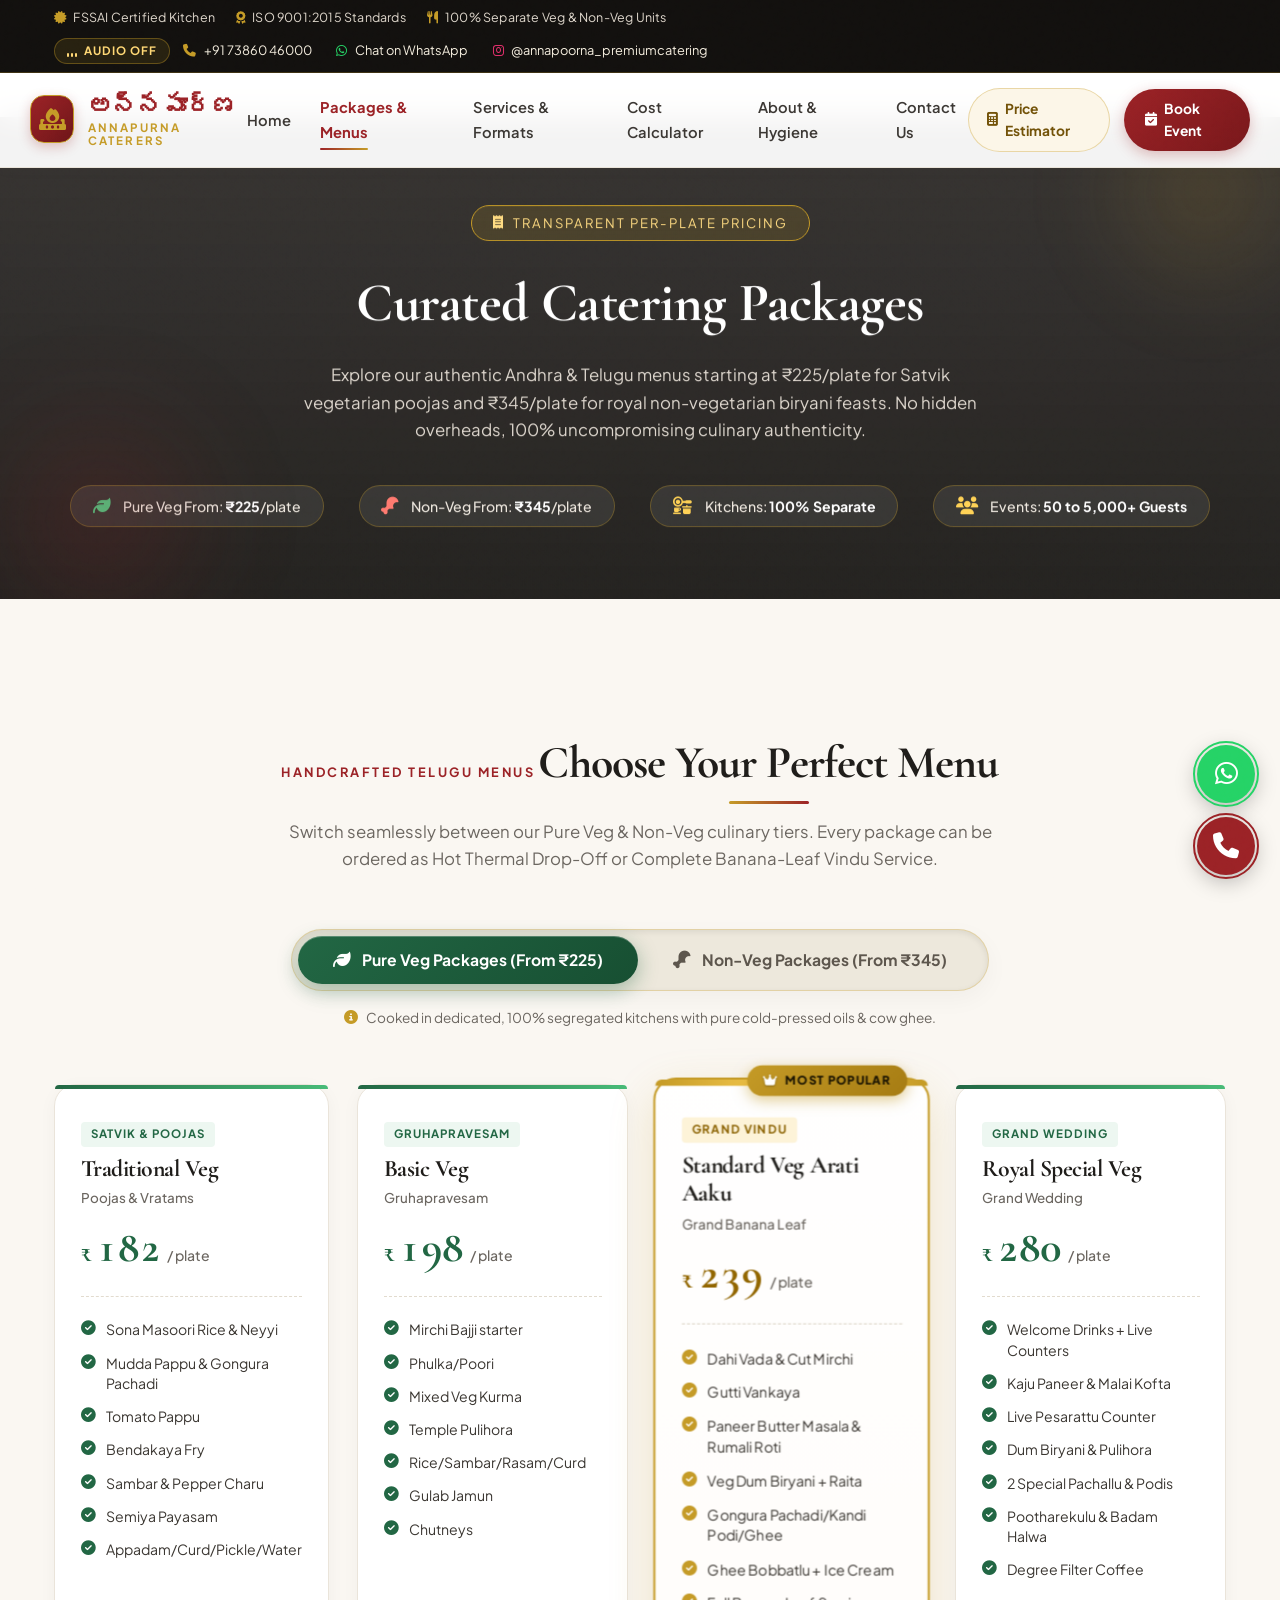
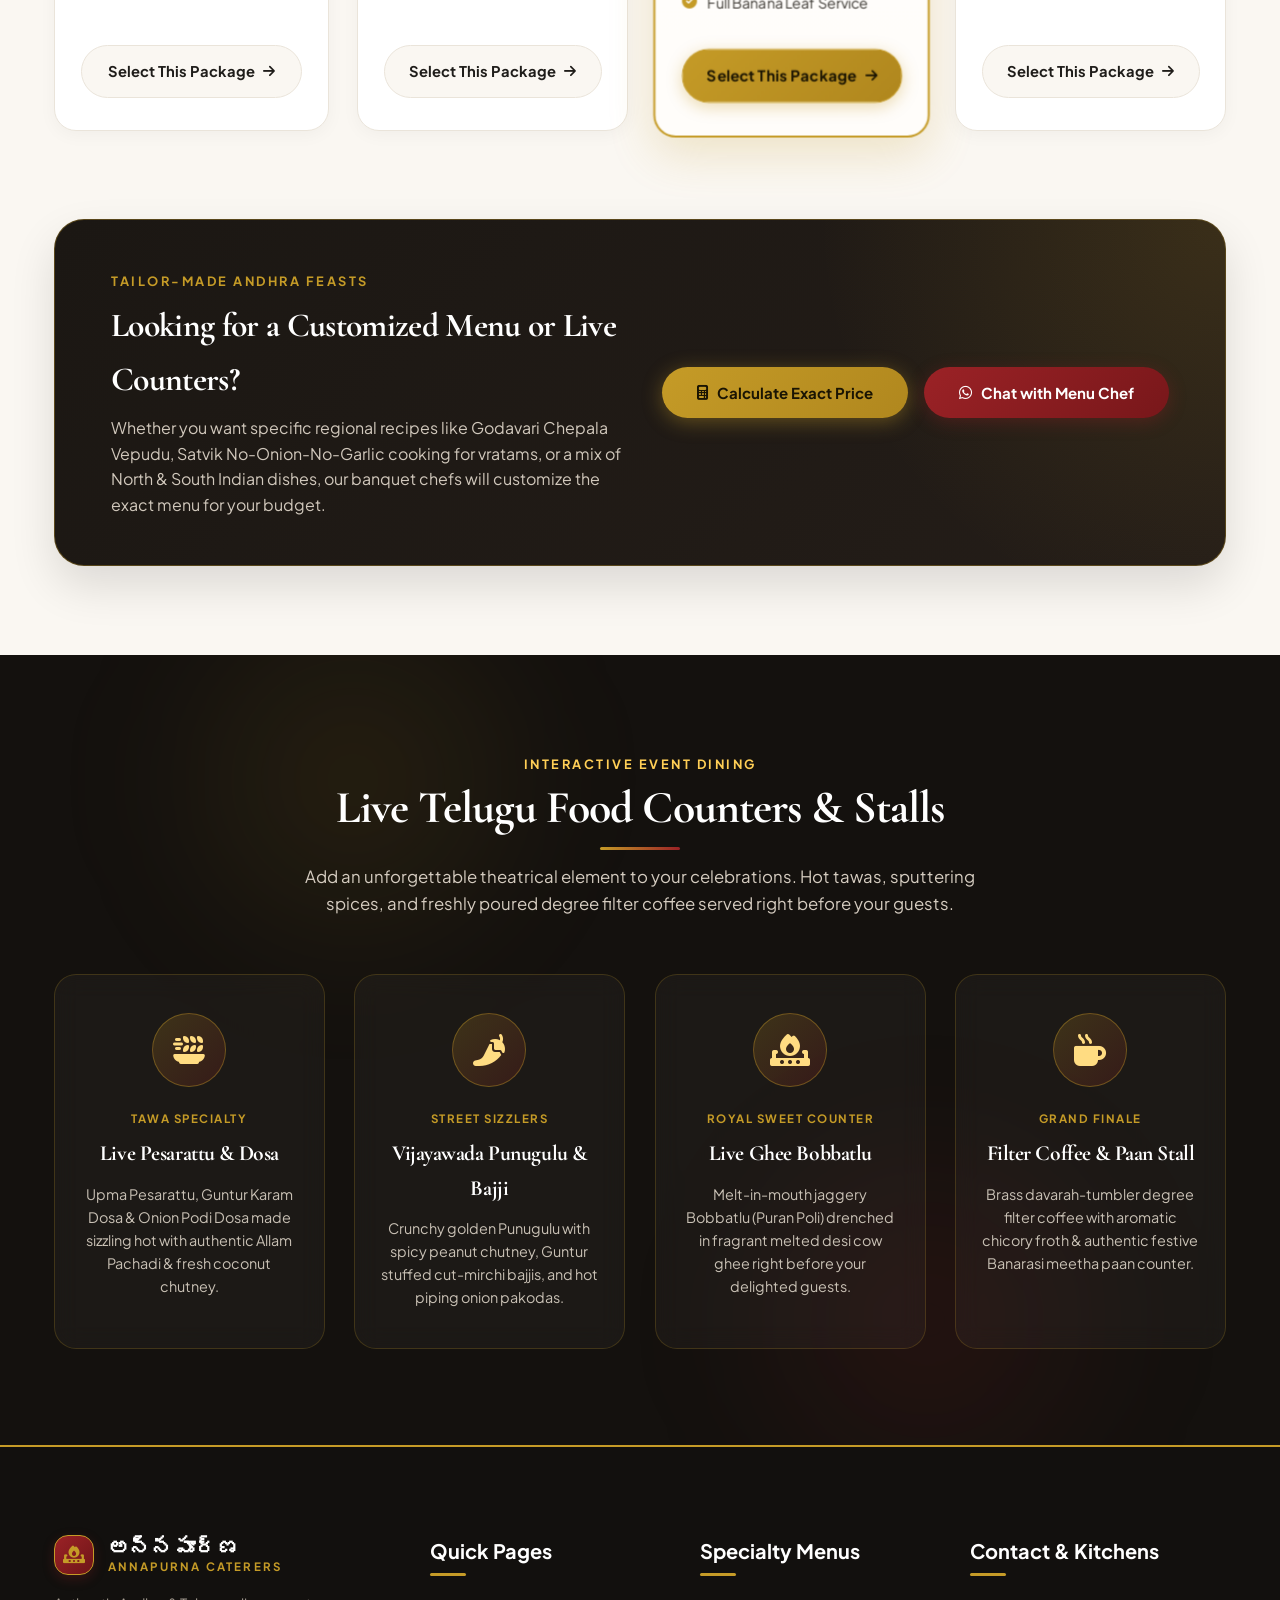
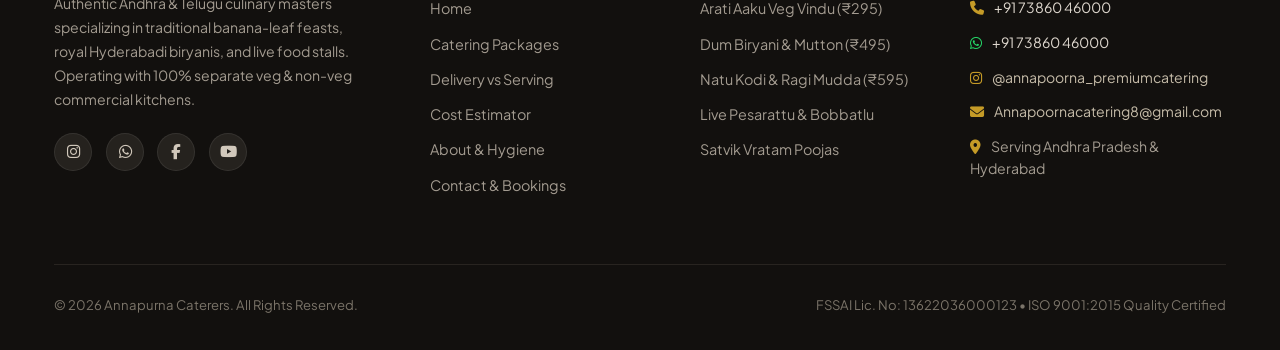
<file: packages.html>
<!DOCTYPE html>
<html lang="en">
<head>
  <meta charset="UTF-8" />
  <meta name="viewport" content="width=device-width, initial-scale=1.0" />
  <title>Catering Packages & Andhra Menus | Annapurna Caterers</title>
  <meta name="description" content="Explore Annapurna Caterers transparent per-plate pricing packages: Traditional Veg, Basic, Grand Banana Leaf Arati Aaku, and Royal Non-Veg Biryani buffets from ₹225/plate." />

  <!-- Fonts & Icons -->
  <link rel="preconnect" href="https://fonts.googleapis.com">
  <link rel="preconnect" href="https://fonts.gstatic.com" crossorigin>
  <link href="https://fonts.googleapis.com/css2?family=Cormorant+Garamond:ital,wght@0,500;0,600;0,700;1,500;1,600&family=Plus+Jakarta+Sans:wght@300;400;500;600;700;800&family=Noto+Serif+Telugu:wght@500;700&display=swap" rel="stylesheet">
  <link rel="stylesheet" href="https://cdnjs.cloudflare.com/ajax/libs/font-awesome/6.5.1/css/all.min.css" />
  <link rel="stylesheet" href="style.css" />

  <style>
    /* ==========================================================================
       PAGE SPECIFIC: PREMIUM PACKAGES & MENUS STYLING
       ========================================================================== */

    /* Hero Key Stats Strip */
    .hero-pricing-strip {
      display: flex;
      justify-content: center;
      gap: 2.2rem;
      margin-top: 2.5rem;
      flex-wrap: wrap;
    }

    .hero-stat-pill {
      display: inline-flex;
      align-items: center;
      gap: 0.75rem;
      padding: 0.55rem 1.35rem;
      background: rgba(255, 255, 255, 0.08);
      border: 1px solid rgba(197, 155, 39, 0.35);
      border-radius: var(--radius-full);
      backdrop-filter: blur(10px);
      -webkit-backdrop-filter: blur(10px);
      transition: transform 0.3s var(--ease-spring), border-color 0.3s ease;
    }

    .hero-stat-pill:hover {
      transform: translateY(-3px);
      border-color: var(--gold-primary);
      background: rgba(197, 155, 39, 0.16);
    }

    .hero-stat-pill i {
      color: #ffcf56;
      font-size: 1.1rem;
    }

    .hero-stat-pill span {
      font-size: 0.88rem;
      color: #ede7de;
      font-weight: 500;
    }

    .hero-stat-pill strong {
      color: #ffffff;
      font-weight: 700;
    }

    /* Package Toggle Section */
    .packages-toggle-wrapper {
      display: flex;
      flex-direction: column;
      align-items: center;
      justify-content: center;
      margin-bottom: 3.5rem;
      position: relative;
    }

    .package-toggle-container {
      background: #ede8dc;
      padding: 6px;
      border-radius: var(--radius-full);
      display: inline-flex;
      position: relative;
      box-shadow: inset 0 2px 6px rgba(0, 0, 0, 0.08), 0 8px 24px rgba(0, 0, 0, 0.04);
      border: 1px solid rgba(197, 155, 39, 0.3);
      max-width: 100%;
    }

    .pkg-tab-btn {
      position: relative;
      padding: 0.9rem 2.2rem;
      border-radius: var(--radius-full);
      font-family: var(--font-body);
      font-weight: 700;
      font-size: 0.98rem;
      border: none;
      background: transparent;
      color: #5d564d;
      cursor: pointer;
      transition: all 0.35s var(--ease-smooth);
      display: inline-flex;
      align-items: center;
      gap: 0.65rem;
      z-index: 2;
      user-select: none;
      white-space: nowrap;
    }

    .pkg-tab-btn i {
      font-size: 1.1rem;
      transition: transform 0.35s var(--ease-spring);
    }

    .pkg-tab-btn:hover {
      color: var(--text-main);
    }

    .pkg-tab-btn:hover i {
      transform: scale(1.18) rotate(5deg);
    }

    .pkg-tab-btn.active.veg {
      background: linear-gradient(135deg, var(--green-veg), #174f32);
      color: #ffffff;
      box-shadow: 0 6px 20px rgba(34, 103, 68, 0.38), inset 0 1px 0 rgba(255, 255, 255, 0.25);
    }

    .pkg-tab-btn.active.nonveg {
      background: linear-gradient(135deg, var(--red-royal), #6e1518);
      color: #ffffff;
      box-shadow: 0 6px 20px rgba(155, 34, 38, 0.38), inset 0 1px 0 rgba(255, 255, 255, 0.25);
    }

    .toggle-notice {
      margin-top: 1rem;
      font-size: 0.85rem;
      color: var(--text-muted);
      display: flex;
      align-items: center;
      gap: 0.5rem;
    }

    .toggle-notice i {
      color: var(--gold-primary);
    }

    /* Packages Grid */
    .packages-grid {
      display: grid;
      grid-template-columns: repeat(4, 1fr);
      gap: 1.75rem;
      margin-bottom: 5.5rem;
      transition: opacity 0.4s var(--ease-smooth), transform 0.4s var(--ease-smooth);
    }

    .packages-grid.fade-entering {
      animation: tabFadeIn 0.45s var(--ease-smooth) forwards;
    }

    @keyframes tabFadeIn {
      from {
        opacity: 0;
        transform: translateY(18px);
      }
      to {
        opacity: 1;
        transform: translateY(0);
      }
    }

    /* Package Cards */
    .pkg-card {
      background: var(--bg-white);
      border: 1px solid var(--border-subtle);
      border-radius: var(--radius-lg);
      padding: 2.2rem 1.6rem 2rem;
      display: flex;
      flex-direction: column;
      position: relative;
      transition: transform 0.4s var(--ease-smooth),
                  box-shadow 0.4s var(--ease-smooth),
                  border-color 0.4s ease;
      box-shadow: 0 4px 18px rgba(0, 0, 0, 0.04);
      overflow: visible;
    }

    .pkg-card::before {
      content: '';
      position: absolute;
      top: 0;
      left: 0;
      right: 0;
      height: 4px;
      border-radius: var(--radius-lg) var(--radius-lg) 0 0;
      background: transparent;
      transition: background 0.35s ease;
    }

    .veg-card::before {
      background: linear-gradient(90deg, #226744, #48bb78);
    }

    .nonveg-card::before {
      background: linear-gradient(90deg, #9b2226, #e53e3e);
    }

    .pkg-card:hover {
      transform: translateY(-9px);
      box-shadow: 0 22px 48px rgba(26, 20, 10, 0.12);
      border-color: rgba(197, 155, 39, 0.55);
    }

    /* Featured / Popular Card Accent */
    .pkg-card.featured {
      border: 2px solid var(--gold-primary);
      box-shadow: 0 16px 45px rgba(197, 155, 39, 0.22);
      transform: scale(1.02);
      background: linear-gradient(180deg, #ffffff 0%, #fffdfa 100%);
    }

    .pkg-card.featured:hover {
      transform: scale(1.02) translateY(-9px);
      box-shadow: 0 26px 55px rgba(197, 155, 39, 0.32);
    }

    .pkg-card.featured::before {
      height: 6px;
      background: linear-gradient(90deg, var(--gold-primary), #ffd256, var(--gold-primary));
    }

    /* Featured Ribbon Badge */
    .pkg-ribbon {
      position: absolute;
      top: -14px;
      right: 20px;
      background: linear-gradient(135deg, var(--gold-primary), #a67c13);
      color: #1a1403;
      font-size: 0.72rem;
      font-weight: 800;
      text-transform: uppercase;
      letter-spacing: 1.2px;
      padding: 0.35rem 1rem;
      border-radius: var(--radius-full);
      box-shadow: 0 4px 14px rgba(197, 155, 39, 0.5);
      display: inline-flex;
      align-items: center;
      gap: 0.35rem;
      z-index: 5;
    }

    .pkg-ribbon i {
      font-size: 0.75rem;
      color: #ffffff;
      text-shadow: 0 1px 2px rgba(0, 0, 0, 0.3);
    }

    /* Card Header */
    .pkg-header {
      border-bottom: 1px dashed #e2dbce;
      padding-bottom: 1.4rem;
      margin-bottom: 1.4rem;
      position: relative;
    }

    .pkg-badge {
      display: inline-block;
      font-size: 0.72rem;
      font-weight: 700;
      text-transform: uppercase;
      letter-spacing: 1px;
      margin-bottom: 0.5rem;
      padding: 0.2rem 0.65rem;
      border-radius: 4px;
    }

    .veg-card .pkg-badge {
      background: var(--green-soft);
      color: var(--green-veg);
    }

    .nonveg-card .pkg-badge {
      background: var(--red-soft);
      color: var(--red-royal);
    }

    .pkg-card.featured .pkg-badge {
      background: #fdf3d8;
      color: #8b6200;
    }

    .pkg-name {
      font-size: 1.48rem;
      font-weight: 700;
      color: var(--text-main);
      margin-bottom: 0.25rem;
      line-height: 1.2;
    }

    .pkg-occasion {
      font-size: 0.84rem;
      color: var(--text-muted);
      margin-bottom: 1rem;
      display: block;
      font-weight: 500;
    }

    .pkg-price-box {
      display: flex;
      align-items: baseline;
      gap: 0.3rem;
      margin-top: 0.2rem;
    }

    .pkg-currency {
      font-size: 1.6rem;
      font-weight: 700;
      font-family: var(--font-heading);
      color: var(--red-royal);
    }

    .pkg-price {
      font-size: 2.75rem;
      font-weight: 700;
      line-height: 1;
      color: var(--red-royal);
      font-family: var(--font-heading);
      letter-spacing: -0.02em;
    }

    .veg-card .pkg-currency,
    .veg-card .pkg-price {
      color: var(--green-veg);
    }

    .pkg-card.featured .pkg-currency,
    .pkg-card.featured .pkg-price {
      color: #926600;
    }

    .pkg-unit {
      color: var(--text-muted);
      font-size: 0.88rem;
      font-weight: 500;
      margin-left: 0.15rem;
    }

    /* Items List */
    .pkg-items-list {
      list-style: none;
      flex-grow: 1;
      margin-bottom: 2.2rem;
      display: flex;
      flex-direction: column;
      gap: 0.8rem;
    }

    .pkg-items-list li {
      display: flex;
      align-items: flex-start;
      gap: 0.65rem;
      font-size: 0.88rem;
      color: #3b3732;
      line-height: 1.45;
      transition: transform 0.2s ease, color 0.2s ease;
    }

    .pkg-items-list li:hover {
      transform: translateX(4px);
      color: var(--text-main);
    }

    .pkg-items-list li i {
      font-size: 0.92rem;
      margin-top: 2px;
      flex-shrink: 0;
      transition: transform 0.25s var(--ease-spring);
    }

    .pkg-items-list li:hover i {
      transform: scale(1.25);
    }

    .veg-card .pkg-items-list li i {
      color: var(--green-veg);
    }

    .nonveg-card .pkg-items-list li i {
      color: var(--red-royal);
    }

    .pkg-card.featured .pkg-items-list li i {
      color: var(--gold-primary);
    }

    /* Select CTA Button */
    .pkg-select-btn {
      width: 100%;
      text-align: center;
      padding: 0.85rem 1.2rem;
      border-radius: var(--radius-full);
      font-weight: 700;
      font-size: 0.92rem;
      cursor: pointer;
      transition: all 0.3s var(--ease-smooth);
      border: 1px solid var(--border-subtle);
      background: var(--bg-body);
      color: var(--text-main);
      display: inline-flex;
      align-items: center;
      justify-content: center;
      gap: 0.5rem;
      text-decoration: none;
      position: relative;
      overflow: hidden;
    }

    .pkg-select-btn i {
      font-size: 0.85rem;
      transition: transform 0.3s var(--ease-smooth);
    }

    .pkg-select-btn:hover {
      background: var(--text-main);
      color: #ffffff;
      border-color: var(--text-main);
      transform: translateY(-2px);
      box-shadow: 0 6px 18px rgba(0, 0, 0, 0.12);
    }

    .pkg-select-btn:hover i {
      transform: translateX(4px);
    }

    .veg-card .pkg-select-btn:hover {
      background: linear-gradient(135deg, var(--green-veg), #164f32);
      border-color: var(--green-veg);
      box-shadow: 0 6px 18px rgba(34, 103, 68, 0.3);
    }

    .nonveg-card .pkg-select-btn:hover {
      background: linear-gradient(135deg, var(--red-royal), #6e1518);
      border-color: var(--red-royal);
      box-shadow: 0 6px 18px rgba(155, 34, 38, 0.3);
    }

    .pkg-card.featured .pkg-select-btn {
      background: linear-gradient(135deg, var(--gold-primary), var(--gold-hover));
      color: #1a1403;
      border-color: var(--gold-primary);
      box-shadow: 0 4px 16px rgba(197, 155, 39, 0.35);
    }

    .pkg-card.featured .pkg-select-btn:hover {
      background: linear-gradient(135deg, #dfb743, var(--gold-primary));
      transform: translateY(-3px) scale(1.02);
      box-shadow: 0 8px 25px rgba(197, 155, 39, 0.5);
      color: #000000;
    }

    /* ==========================================================================
       LIVE STATIONS SECTION (DARK THEME)
       ========================================================================== */
    .stations-section {
      position: relative;
      padding: 6rem 0;
      background: #14110e;
      color: #ffffff;
      overflow: hidden;
    }

    .stations-section::before {
      content: '';
      position: absolute;
      top: -100px;
      left: 10%;
      width: 450px;
      height: 450px;
      border-radius: 50%;
      background: radial-gradient(circle, rgba(197, 155, 39, 0.12), transparent 70%);
      filter: blur(60px);
      pointer-events: none;
    }

    .stations-section::after {
      content: '';
      position: absolute;
      bottom: -100px;
      right: 10%;
      width: 450px;
      height: 450px;
      border-radius: 50%;
      background: radial-gradient(circle, rgba(155, 34, 38, 0.15), transparent 70%);
      filter: blur(60px);
      pointer-events: none;
    }

    .station-grid {
      display: grid;
      grid-template-columns: repeat(4, 1fr);
      gap: 1.85rem;
      position: relative;
      z-index: 2;
    }

    .station-box {
      background: rgba(255, 255, 255, 0.035);
      border: 1px solid rgba(197, 155, 39, 0.22);
      border-radius: var(--radius-lg);
      padding: 2.4rem 1.6rem;
      text-align: center;
      transition: all 0.4s var(--ease-smooth);
      position: relative;
      display: flex;
      flex-direction: column;
      align-items: center;
      backdrop-filter: blur(12px);
      -webkit-backdrop-filter: blur(12px);
    }

    .station-box:hover {
      background: rgba(255, 255, 255, 0.08);
      border-color: var(--gold-primary);
      transform: translateY(-8px);
      box-shadow: 0 18px 45px rgba(0, 0, 0, 0.45), 0 0 25px rgba(197, 155, 39, 0.2);
    }

    .station-icon-wrapper {
      width: 74px;
      height: 74px;
      border-radius: 50%;
      background: linear-gradient(135deg, rgba(197, 155, 39, 0.2), rgba(155, 34, 38, 0.2));
      border: 1px solid rgba(197, 155, 39, 0.4);
      display: flex;
      align-items: center;
      justify-content: center;
      margin-bottom: 1.4rem;
      transition: transform 0.4s var(--ease-spring), border-color 0.3s ease;
    }

    .station-box:hover .station-icon-wrapper {
      transform: scale(1.12) rotate(6deg);
      border-color: var(--gold-primary);
      box-shadow: 0 0 20px rgba(197, 155, 39, 0.4);
    }

    .station-icon-wrapper i {
      font-size: 2rem;
      color: #ffdc82;
      transition: color 0.3s ease;
    }

    .station-box:hover .station-icon-wrapper i {
      color: #ffffff;
    }

    .station-tag {
      font-size: 0.72rem;
      text-transform: uppercase;
      letter-spacing: 1.5px;
      color: var(--gold-primary);
      font-weight: 700;
      margin-bottom: 0.5rem;
    }

    .station-box h4 {
      font-size: 1.35rem;
      color: #ffffff;
      margin-bottom: 0.75rem;
      font-weight: 700;
    }

    .station-box p {
      color: #c9c1b5;
      font-size: 0.9rem;
      line-height: 1.6;
      flex-grow: 1;
    }

    /* Custom Menu Consultation Strip */
    .custom-menu-strip {
      background: linear-gradient(135deg, #1b1713 0%, #241d18 100%);
      border: 1px solid rgba(197, 155, 39, 0.35);
      border-radius: var(--radius-xl);
      padding: 3rem 3.5rem;
      margin-top: 5rem;
      display: flex;
      align-items: center;
      justify-content: space-between;
      gap: 2.5rem;
      position: relative;
      overflow: hidden;
      box-shadow: var(--shadow-lg);
    }

    .custom-menu-strip::after {
      content: '';
      position: absolute;
      top: 0;
      right: 0;
      bottom: 0;
      width: 40%;
      background: radial-gradient(circle at top right, rgba(197, 155, 39, 0.15), transparent 70%);
      pointer-events: none;
    }

    .custom-menu-content h3 {
      font-size: 2.1rem;
      color: #ffffff;
      margin-bottom: 0.5rem;
    }

    .custom-menu-content p {
      color: #d1c8bc;
      font-size: 1rem;
      max-width: 620px;
      line-height: 1.6;
    }

    .custom-menu-actions {
      display: flex;
      gap: 1rem;
      flex-shrink: 0;
      flex-wrap: wrap;
      z-index: 2;
    }

    /* ==========================================================================
       RESPONSIVE BREAKPOINTS
       ========================================================================== */
    @media (max-width: 1200px) {
      .packages-grid {
        grid-template-columns: repeat(2, 1fr);
        gap: 1.75rem;
      }
      .pkg-card.featured {
        transform: none;
      }
      .pkg-card.featured:hover {
        transform: translateY(-9px);
      }
      .station-grid {
        grid-template-columns: repeat(2, 1fr);
      }
    }

    @media (max-width: 900px) {
      .custom-menu-strip {
        flex-direction: column;
        text-align: center;
        padding: 2.5rem 2rem;
      }
      .custom-menu-content p {
        margin: 0 auto;
      }
      .custom-menu-actions {
        justify-content: center;
      }
    }

    @media (max-width: 768px) {
      .packages-grid {
        grid-template-columns: 1fr;
      }
      .station-grid {
        grid-template-columns: 1fr;
      }
      .package-toggle-container {
        width: 100%;
        display: flex;
      }
      .pkg-tab-btn {
        flex: 1;
        padding: 0.75rem 1rem;
        font-size: 0.86rem;
        justify-content: center;
      }
      .hero-pricing-strip {
        gap: 0.8rem;
      }
      .hero-stat-pill {
        width: 100%;
        justify-content: center;
      }
    }
  </style>
</head>
<body>

  <!-- Top Announcement Bar -->
  <div class="top-announcement">
    <div class="container top-announcement-inner">
      <div class="top-badges">
        <span class="top-badge-item"><i class="fa-solid fa-certificate"></i> FSSAI Certified Kitchen</span>
        <span class="top-badge-item"><i class="fa-solid fa-award"></i> ISO 9001:2015 Standards</span>
        <span class="top-badge-item"><i class="fa-solid fa-utensils"></i> 100% Separate Veg & Non-Veg Units</span>
      </div>
      <div class="top-contacts">
        <button type="button" class="audio-toggle-btn" aria-label="Sound Effects: Muted">
          <span class="soundwave-bars"><span class="bar"></span><span class="bar"></span><span class="bar"></span></span>
          <span class="audio-label">Audio OFF</span>
        </button>
        <span><i class="fa-solid fa-phone" style="color:var(--gold-primary);"></i> <a href="tel:+917386046000">+91 73860 46000</a></span>
        <span><i class="fa-brands fa-whatsapp" style="color:#25d366; margin-left:12px;"></i> <a href="https://wa.me/917386046000" target="_blank" rel="noopener">Chat on WhatsApp</a></span>
        <span><i class="fa-brands fa-instagram" style="color:#e1306c; margin-left:12px;"></i> <a href="https://www.instagram.com/annapoorna_premiumcatering?psln=YnhjZG5iMGU1bGJt" target="_blank" rel="noopener">@annapoorna_premiumcatering</a></span>
      </div>
    </div>
  </div>

  <!-- Sticky Navbar -->
  <header>
    <div class="container navbar">
      <a href="index.html" class="brand-logo" aria-label="Annapurna Caterers Home">
        <div class="brand-emblem">
          <i class="fa-solid fa-fire-burner"></i>
        </div>
        <div class="brand-title">
          <h1>అన్నపూర్ణ</h1>
          <span>Annapurna Caterers</span>
        </div>
      </a>

      <nav aria-label="Main Navigation">
        <ul class="nav-links">
          <li><a href="index.html">Home</a></li>
          <li><a href="packages.html" class="active-page">Packages & Menus</a></li>
          <li><a href="services.html">Services & Formats</a></li>
          <li><a href="calculator.html">Cost Calculator</a></li>
          <li><a href="about.html">About & Hygiene</a></li>
          <li><a href="contact.html">Contact Us</a></li>
        </ul>
      </nav>

      <div class="nav-actions">
        <a href="calculator.html" class="btn-calc magnetic-btn">
          <i class="fa-solid fa-calculator"></i> Price Estimator
        </a>
        <a href="contact.html" class="btn-quote magnetic-btn">
          <i class="fa-solid fa-calendar-check"></i> Book Event
        </a>
        <button class="mobile-nav-toggle" onclick="toggleNav()" aria-label="Toggle Menu">
          <i class="fa-solid fa-bars"></i>
        </button>
      </div>
    </div>
  </header>

  <!-- Page Hero Banner -->
  <section class="page-hero parallax-bg">
    <div class="container">
      <div class="page-hero-tag reveal-down">
        <i class="fa-solid fa-receipt"></i> Transparent Per-Plate Pricing
      </div>
      <h2 class="reveal-up delay-1">Curated Catering Packages</h2>
      <p class="reveal-up delay-2">
        Explore our authentic Andhra & Telugu menus starting at ₹225/plate for Satvik vegetarian poojas and ₹345/plate for royal non-vegetarian biryani feasts. No hidden overheads, 100% uncompromising culinary authenticity.
      </p>

      <!-- Animated Pricing Badges Strip -->
      <div class="hero-pricing-strip reveal-scale delay-3">
        <div class="hero-stat-pill">
          <i class="fa-solid fa-leaf" style="color:#52c480;"></i>
          <span>Pure Veg From: <strong>₹225</strong>/plate</span>
        </div>
        <div class="hero-stat-pill">
          <i class="fa-solid fa-drumstick-bite" style="color:#ff7a70;"></i>
          <span>Non-Veg From: <strong>₹345</strong>/plate</span>
        </div>
        <div class="hero-stat-pill">
          <i class="fa-solid fa-kitchen-set" style="color:#ffd256;"></i>
          <span>Kitchens: <strong>100% Separate</strong></span>
        </div>
        <div class="hero-stat-pill">
          <i class="fa-solid fa-users" style="color:#ffd256;"></i>
          <span>Events: <strong>50 to 5,000+ Guests</strong></span>
        </div>
      </div>
    </div>
  </section>

  <!-- Main Packages Section -->
  <section style="padding: 5.5rem 0; background: var(--bg-body);">
    <div class="container">
      
      <!-- Section Header -->
      <div class="section-header reveal-up">
        <span class="section-eyebrow">Handcrafted Telugu Menus</span>
        <h3>Choose Your Perfect Menu</h3>
        <p>Switch seamlessly between our Pure Veg & Non-Veg culinary tiers. Every package can be ordered as Hot Thermal Drop-Off or Complete Banana-Leaf Vindu Service.</p>
      </div>

      <!-- Animated Package Toggle Switch -->
      <div class="packages-toggle-wrapper reveal-scale delay-1">
        <div class="package-toggle-container glass" role="tablist" aria-label="Catering Package Type">
          <button id="tab-veg-btn" class="pkg-tab-btn active veg magnetic-btn" onclick="switchPackageTab('veg')" role="tab" aria-selected="true" aria-controls="veg-packages-container">
            <i class="fa-solid fa-leaf"></i> Pure Veg Packages (From ₹225)
          </button>
          <button id="tab-nonveg-btn" class="pkg-tab-btn nonveg magnetic-btn" onclick="switchPackageTab('nonveg')" role="tab" aria-selected="false" aria-controls="nonveg-packages-container">
            <i class="fa-solid fa-drumstick-bite"></i> Non-Veg Packages (From ₹345)
          </button>
        </div>
        <div class="toggle-notice">
          <i class="fa-solid fa-circle-info"></i> Cooked in dedicated, 100% segregated kitchens with pure cold-pressed oils & cow ghee.
        </div>
      </div>

      <!-- ==================================================================
           PURE VEGETARIAN PACKAGES (4 Cards)
           ================================================================== -->
      <div id="veg-packages-container" class="packages-grid stagger-reveal" role="tabpanel" aria-labelledby="tab-veg-btn">
        
        <!-- 1. Traditional Veg (₹225) -->
        <article class="pkg-card veg-card reveal-scale delay-1">
          <div class="pkg-header">
            <span class="pkg-badge">Satvik & Poojas</span>
            <h4 class="pkg-name">Traditional Veg</h4>
            <span class="pkg-occasion">Poojas & Vratams</span>
            <div class="pkg-price-box">
              <span class="pkg-currency">₹</span>
              <span class="pkg-price counter-value" data-target="225">225</span>
              <span class="pkg-unit">/ plate</span>
            </div>
          </div>
          <ul class="pkg-items-list">
            <li><i class="fa-solid fa-circle-check"></i> <span>Sona Masoori Rice & Neyyi</span></li>
            <li><i class="fa-solid fa-circle-check"></i> <span>Mudda Pappu & Gongura Pachadi</span></li>
            <li><i class="fa-solid fa-circle-check"></i> <span>Tomato Pappu</span></li>
            <li><i class="fa-solid fa-circle-check"></i> <span>Bendakaya Fry</span></li>
            <li><i class="fa-solid fa-circle-check"></i> <span>Sambar & Pepper Charu</span></li>
            <li><i class="fa-solid fa-circle-check"></i> <span>Semiya Payasam</span></li>
            <li><i class="fa-solid fa-circle-check"></i> <span>Appadam/Curd/Pickle/Water</span></li>
          </ul>
          <a href="contact.html?pkg=Traditional+Veg+225" class="pkg-select-btn magnetic-btn">
            Select This Package <i class="fa-solid fa-arrow-right"></i>
          </a>
        </article>

        <!-- 2. Basic Veg (₹245) -->
        <article class="pkg-card veg-card reveal-scale delay-2">
          <div class="pkg-header">
            <span class="pkg-badge">Gruhapravesam</span>
            <h4 class="pkg-name">Basic Veg</h4>
            <span class="pkg-occasion">Gruhapravesam</span>
            <div class="pkg-price-box">
              <span class="pkg-currency">₹</span>
              <span class="pkg-price counter-value" data-target="245">245</span>
              <span class="pkg-unit">/ plate</span>
            </div>
          </div>
          <ul class="pkg-items-list">
            <li><i class="fa-solid fa-circle-check"></i> <span>Mirchi Bajji starter</span></li>
            <li><i class="fa-solid fa-circle-check"></i> <span>Phulka/Poori</span></li>
            <li><i class="fa-solid fa-circle-check"></i> <span>Mixed Veg Kurma</span></li>
            <li><i class="fa-solid fa-circle-check"></i> <span>Temple Pulihora</span></li>
            <li><i class="fa-solid fa-circle-check"></i> <span>Rice/Sambar/Rasam/Curd</span></li>
            <li><i class="fa-solid fa-circle-check"></i> <span>Gulab Jamun</span></li>
            <li><i class="fa-solid fa-circle-check"></i> <span>Chutneys</span></li>
          </ul>
          <a href="contact.html?pkg=Basic+Veg+245" class="pkg-select-btn magnetic-btn">
            Select This Package <i class="fa-solid fa-arrow-right"></i>
          </a>
        </article>

        <!-- 3. Standard Veg Arati Aaku (₹295) - FEATURED -->
        <article class="pkg-card veg-card featured reveal-scale delay-3">
          <span class="pkg-ribbon shimmer"><i class="fa-solid fa-crown"></i> Most Popular</span>
          <div class="pkg-header">
            <span class="pkg-badge">Grand Vindu</span>
            <h4 class="pkg-name">Standard Veg Arati Aaku</h4>
            <span class="pkg-occasion">Grand Banana Leaf</span>
            <div class="pkg-price-box">
              <span class="pkg-currency">₹</span>
              <span class="pkg-price counter-value" data-target="295">295</span>
              <span class="pkg-unit">/ plate</span>
            </div>
          </div>
          <ul class="pkg-items-list">
            <li><i class="fa-solid fa-circle-check"></i> <span>Dahi Vada & Cut Mirchi</span></li>
            <li><i class="fa-solid fa-circle-check"></i> <span>Gutti Vankaya</span></li>
            <li><i class="fa-solid fa-circle-check"></i> <span>Paneer Butter Masala & Rumali Roti</span></li>
            <li><i class="fa-solid fa-circle-check"></i> <span>Veg Dum Biryani + Raita</span></li>
            <li><i class="fa-solid fa-circle-check"></i> <span>Gongura Pachadi/Kandi Podi/Ghee</span></li>
            <li><i class="fa-solid fa-circle-check"></i> <span>Ghee Bobbatlu + Ice Cream</span></li>
            <li><i class="fa-solid fa-circle-check"></i> <span>Full Banana Leaf Service</span></li>
          </ul>
          <a href="contact.html?pkg=Standard+Veg+Arati+Aaku+295" class="pkg-select-btn magnetic-btn">
            Select This Package <i class="fa-solid fa-arrow-right"></i>
          </a>
        </article>

        <!-- 4. Royal Special Veg (₹345) -->
        <article class="pkg-card veg-card reveal-scale delay-4">
          <div class="pkg-header">
            <span class="pkg-badge">Grand Wedding</span>
            <h4 class="pkg-name">Royal Special Veg</h4>
            <span class="pkg-occasion">Grand Wedding</span>
            <div class="pkg-price-box">
              <span class="pkg-currency">₹</span>
              <span class="pkg-price counter-value" data-target="345">345</span>
              <span class="pkg-unit">/ plate</span>
            </div>
          </div>
          <ul class="pkg-items-list">
            <li><i class="fa-solid fa-circle-check"></i> <span>Welcome Drinks + Live Counters</span></li>
            <li><i class="fa-solid fa-circle-check"></i> <span>Kaju Paneer & Malai Kofta</span></li>
            <li><i class="fa-solid fa-circle-check"></i> <span>Live Pesarattu Counter</span></li>
            <li><i class="fa-solid fa-circle-check"></i> <span>Dum Biryani & Pulihora</span></li>
            <li><i class="fa-solid fa-circle-check"></i> <span>2 Special Pachallu & Podis</span></li>
            <li><i class="fa-solid fa-circle-check"></i> <span>Pootharekulu & Badam Halwa</span></li>
            <li><i class="fa-solid fa-circle-check"></i> <span>Degree Filter Coffee</span></li>
          </ul>
          <a href="contact.html?pkg=Royal+Special+Veg+345" class="pkg-select-btn magnetic-btn">
            Select This Package <i class="fa-solid fa-arrow-right"></i>
          </a>
        </article>

      </div>

      <!-- ==================================================================
           NON-VEGETARIAN PACKAGES (4 Cards - Hidden by default)
           ================================================================== -->
      <div id="nonveg-packages-container" class="packages-grid stagger-reveal" style="display:none;" role="tabpanel" aria-labelledby="tab-nonveg-btn">
        
        <!-- 1. Traditional Non-Veg (₹345) -->
        <article class="pkg-card nonveg-card reveal-scale delay-1">
          <div class="pkg-header">
            <span class="pkg-badge">Home Parties</span>
            <h4 class="pkg-name">Traditional Non-Veg</h4>
            <span class="pkg-occasion">Home Parties</span>
            <div class="pkg-price-box">
              <span class="pkg-currency">₹</span>
              <span class="pkg-price counter-value" data-target="345">345</span>
              <span class="pkg-unit">/ plate</span>
            </div>
          </div>
          <ul class="pkg-items-list">
            <li><i class="fa-solid fa-circle-check"></i> <span>Chicken Dum Biryani</span></li>
            <li><i class="fa-solid fa-circle-check"></i> <span>Mirchi Ka Salan & Raitha</span></li>
            <li><i class="fa-solid fa-circle-check"></i> <span>Kodi Kura</span></li>
            <li><i class="fa-solid fa-circle-check"></i> <span>Bagara Rice</span></li>
            <li><i class="fa-solid fa-circle-check"></i> <span>Tomato Pappu & Charu</span></li>
            <li><i class="fa-solid fa-circle-check"></i> <span>Double Ka Meeta</span></li>
            <li><i class="fa-solid fa-circle-check"></i> <span>Salad/Curd/Water</span></li>
          </ul>
          <a href="contact.html?pkg=Traditional+Non-Veg+345" class="pkg-select-btn magnetic-btn">
            Select This Package <i class="fa-solid fa-arrow-right"></i>
          </a>
        </article>

        <!-- 2. Basic Non-Veg (₹395) -->
        <article class="pkg-card nonveg-card reveal-scale delay-2">
          <div class="pkg-header">
            <span class="pkg-badge">Engagements</span>
            <h4 class="pkg-name">Basic Non-Veg</h4>
            <span class="pkg-occasion">Engagements</span>
            <div class="pkg-price-box">
              <span class="pkg-currency">₹</span>
              <span class="pkg-price counter-value" data-target="395">395</span>
              <span class="pkg-unit">/ plate</span>
            </div>
          </div>
          <ul class="pkg-items-list">
            <li><i class="fa-solid fa-circle-check"></i> <span>Chicken 65 starter</span></li>
            <li><i class="fa-solid fa-circle-check"></i> <span>Chicken Dum Biryani</span></li>
            <li><i class="fa-solid fa-circle-check"></i> <span>Butter Chicken/Kadai Chicken</span></li>
            <li><i class="fa-solid fa-circle-check"></i> <span>Rumali Roti</span></li>
            <li><i class="fa-solid fa-circle-check"></i> <span>Kadai Paneer</span></li>
            <li><i class="fa-solid fa-circle-check"></i> <span>Sambar/Curd/Rice</span></li>
            <li><i class="fa-solid fa-circle-check"></i> <span>Kaddu Ka Kheer + Ice Cream</span></li>
          </ul>
          <a href="contact.html?pkg=Basic+Non-Veg+395" class="pkg-select-btn magnetic-btn">
            Select This Package <i class="fa-solid fa-arrow-right"></i>
          </a>
        </article>

        <!-- 3. Standard Non-Veg (₹495) - FEATURED -->
        <article class="pkg-card nonveg-card featured reveal-scale delay-3">
          <span class="pkg-ribbon shimmer"><i class="fa-solid fa-fire"></i> Top Seller</span>
          <div class="pkg-header">
            <span class="pkg-badge">Receptions</span>
            <h4 class="pkg-name">Standard Non-Veg</h4>
            <span class="pkg-occasion">Receptions</span>
            <div class="pkg-price-box">
              <span class="pkg-currency">₹</span>
              <span class="pkg-price counter-value" data-target="495">495</span>
              <span class="pkg-unit">/ plate</span>
            </div>
          </div>
          <ul class="pkg-items-list">
            <li><i class="fa-solid fa-circle-check"></i> <span>Pepper Chicken + Cut Mirchi starters</span></li>
            <li><i class="fa-solid fa-circle-check"></i> <span>Guntur Gongura Mutton</span></li>
            <li><i class="fa-solid fa-circle-check"></i> <span>Chicken Dum Biryani</span></li>
            <li><i class="fa-solid fa-circle-check"></i> <span>Gutti Vankaya/Paneer</span></li>
            <li><i class="fa-solid fa-circle-check"></i> <span>Rumali Roti/Naan</span></li>
            <li><i class="fa-solid fa-circle-check"></i> <span>Mirchi Salan/Raitha/Sambar/Curd</span></li>
            <li><i class="fa-solid fa-circle-check"></i> <span>Double Ka Meeta + Ice Cream</span></li>
          </ul>
          <a href="contact.html?pkg=Standard+Non-Veg+495" class="pkg-select-btn magnetic-btn">
            Select This Package <i class="fa-solid fa-arrow-right"></i>
          </a>
        </article>

        <!-- 4. Royal Seafood & Mutton (₹595) -->
        <article class="pkg-card nonveg-card reveal-scale delay-4">
          <div class="pkg-header">
            <span class="pkg-badge">Luxury Feast</span>
            <h4 class="pkg-name">Royal Seafood & Mutton</h4>
            <span class="pkg-occasion">Luxury Feast</span>
            <div class="pkg-price-box">
              <span class="pkg-currency">₹</span>
              <span class="pkg-price counter-value" data-target="595">595</span>
              <span class="pkg-unit">/ plate</span>
            </div>
          </div>
          <ul class="pkg-items-list">
            <li><i class="fa-solid fa-circle-check"></i> <span>Apollo Fish + Chicken Majestic</span></li>
            <li><i class="fa-solid fa-circle-check"></i> <span>Nellore Chepala Pulusu/Royyala Iguru</span></li>
            <li><i class="fa-solid fa-circle-check"></i> <span>Mutton Dum Biryani + Salan</span></li>
            <li><i class="fa-solid fa-circle-check"></i> <span>Natu Kodi with Ragi Mudda</span></li>
            <li><i class="fa-solid fa-circle-check"></i> <span>Full Veg Spread</span></li>
            <li><i class="fa-solid fa-circle-check"></i> <span>Pootharekulu & Dry Fruit Halwa</span></li>
            <li><i class="fa-solid fa-circle-check"></i> <span>Mocktails & Coffee</span></li>
          </ul>
          <a href="contact.html?pkg=Royal+Seafood+Mutton+595" class="pkg-select-btn magnetic-btn">
            Select This Package <i class="fa-solid fa-arrow-right"></i>
          </a>
        </article>

      </div>

      <!-- Custom Consultation Strip -->
      <div class="custom-menu-strip reveal-up">
        <div class="custom-menu-content">
          <span class="section-eyebrow" style="color:var(--gold-primary);">Tailor-Made Andhra Feasts</span>
          <h3>Looking for a Customized Menu or Live Counters?</h3>
          <p>
            Whether you want specific regional recipes like Godavari Chepala Vepudu, Satvik No-Onion-No-Garlic cooking for vratams, or a mix of North & South Indian dishes, our banquet chefs will customize the exact menu for your budget.
          </p>
        </div>
        <div class="custom-menu-actions">
          <a href="calculator.html" class="btn-primary-gold magnetic-btn">
            <i class="fa-solid fa-calculator"></i> Calculate Exact Price
          </a>
          <a href="https://wa.me/917386046000?text=Namaskaram%20Annapurna%20Caterers!%20I%20would%20like%20to%20customize%20a%20catering%20menu%20for%20my%20event." target="_blank" rel="noopener" class="btn-primary-red magnetic-btn" style="color:#ffffff;">
            <i class="fa-brands fa-whatsapp"></i> Chat with Menu Chef
          </a>
        </div>
      </div>

    </div>
  </section>

  <!-- ==========================================================================
       LIVE STATIONS SECTION (id="stations" - Dark Background)
       ========================================================================== -->
  <section id="stations" class="stations-section">
    <div class="container">
      
      <div class="section-header reveal-up">
        <span class="section-eyebrow" style="color:#ffcf56;">Interactive Event Dining</span>
        <h3 style="color:#ffffff;">Live Telugu Food Counters & Stalls</h3>
        <p style="color:#d5ccc0;">
          Add an unforgettable theatrical element to your celebrations. Hot tawas, sputtering spices, and freshly poured degree filter coffee served right before your guests.
        </p>
      </div>

      <div class="station-grid stagger-reveal">
        
        <!-- Station 1: Live Pesarattu & Dosa -->
        <div class="station-box reveal-scale delay-1">
          <div class="station-icon-wrapper">
            <i class="fa-solid fa-plate-wheat"></i>
          </div>
          <span class="station-tag">Tawa Specialty</span>
          <h4>Live Pesarattu & Dosa</h4>
          <p>Upma Pesarattu, Guntur Karam Dosa & Onion Podi Dosa made sizzling hot with authentic Allam Pachadi & fresh coconut chutney.</p>
        </div>

        <!-- Station 2: Vijayawada Punugulu & Bajji -->
        <div class="station-box reveal-scale delay-2">
          <div class="station-icon-wrapper">
            <i class="fa-solid fa-pepper-hot"></i>
          </div>
          <span class="station-tag">Street Sizzlers</span>
          <h4>Vijayawada Punugulu & Bajji</h4>
          <p>Crunchy golden Punugulu with spicy peanut chutney, Guntur stuffed cut-mirchi bajjis, and hot piping onion pakodas.</p>
        </div>

        <!-- Station 3: Live Ghee Bobbatlu -->
        <div class="station-box reveal-scale delay-3">
          <div class="station-icon-wrapper">
            <i class="fa-solid fa-fire-burner"></i>
          </div>
          <span class="station-tag">Royal Sweet Counter</span>
          <h4>Live Ghee Bobbatlu</h4>
          <p>Melt-in-mouth jaggery Bobbatlu (Puran Poli) drenched in fragrant melted desi cow ghee right before your delighted guests.</p>
        </div>

        <!-- Station 4: Filter Coffee & Paan Stall -->
        <div class="station-box reveal-scale delay-4">
          <div class="station-icon-wrapper">
            <i class="fa-solid fa-mug-hot"></i>
          </div>
          <span class="station-tag">Grand Finale</span>
          <h4>Filter Coffee & Paan Stall</h4>
          <p>Brass davarah-tumbler degree filter coffee with aromatic chicory froth & authentic festive Banarasi meetha paan counter.</p>
        </div>

      </div>

    </div>
  </section>

  <!-- Floating Action Buttons -->
  <div class="floating-tools">
    <a href="https://wa.me/917386046000?text=Namaskaram%20Annapurna%20Caterers!%20I%20would%20like%20to%20enquire%20about%20catering%20packages." target="_blank" rel="noopener" class="floating-btn floating-wa magnetic-btn" aria-label="WhatsApp Chat">
      <i class="fa-brands fa-whatsapp"></i>
    </a>
    <a href="tel:+917386046000" class="floating-btn floating-call magnetic-btn" aria-label="Direct Phone Call">
      <i class="fa-solid fa-phone"></i>
    </a>
  </div>

  <!-- Footer -->
  <footer>
    <div class="container">
      <div class="footer-columns">
        
        <!-- Brand Column -->
        <div class="footer-col">
          <div class="brand-logo" style="margin-bottom:1.1rem;">
            <div class="brand-emblem" style="width:40px; height:40px; font-size:1.1rem;">
              <i class="fa-solid fa-fire-burner"></i>
            </div>
            <div class="brand-title">
              <h1 style="color:#ffffff; font-size:1.35rem;">అన్నపూర్ణ</h1>
              <span>Annapurna Caterers</span>
            </div>
          </div>
          <p style="font-size:0.88rem; line-height:1.7; color:#a39b90;">
            Authentic Andhra & Telugu culinary masters specializing in traditional banana-leaf feasts, royal Hyderabadi biryanis, and live food stalls. Operating with 100% separate veg & non-veg commercial kitchens.
          </p>
          <div class="social-row">
            <a href="https://www.instagram.com/annapoorna_premiumcatering?psln=YnhjZG5iMGU1bGJt" target="_blank" rel="noopener" class="social-btn magnetic-btn" aria-label="Instagram">
              <i class="fa-brands fa-instagram"></i>
            </a>
            <a href="https://wa.me/917386046000" target="_blank" rel="noopener" class="social-btn magnetic-btn" aria-label="WhatsApp">
              <i class="fa-brands fa-whatsapp"></i>
            </a>
            <a href="#" class="social-btn magnetic-btn" aria-label="Facebook">
              <i class="fa-brands fa-facebook-f"></i>
            </a>
            <a href="#" class="social-btn magnetic-btn" aria-label="YouTube">
              <i class="fa-brands fa-youtube"></i>
            </a>
          </div>
        </div>

        <!-- Quick Links -->
        <div class="footer-col">
          <h5>Quick Pages</h5>
          <ul class="footer-links">
            <li><a href="index.html">Home</a></li>
            <li><a href="packages.html">Catering Packages</a></li>
            <li><a href="services.html">Delivery vs Serving</a></li>
            <li><a href="calculator.html">Cost Estimator</a></li>
            <li><a href="about.html">About & Hygiene</a></li>
            <li><a href="contact.html">Contact & Bookings</a></li>
          </ul>
        </div>

        <!-- Specialty Menus -->
        <div class="footer-col">
          <h5>Specialty Menus</h5>
          <ul class="footer-links">
            <li><a href="packages.html">Arati Aaku Veg Vindu (₹295)</a></li>
            <li><a href="packages.html">Dum Biryani & Mutton (₹495)</a></li>
            <li><a href="packages.html">Natu Kodi & Ragi Mudda (₹595)</a></li>
            <li><a href="packages.html#stations">Live Pesarattu & Bobbatlu</a></li>
            <li><a href="contact.html">Satvik Vratam Poojas</a></li>
          </ul>
        </div>

        <!-- Contact & Kitchens -->
        <div class="footer-col">
          <h5>Contact & Kitchens</h5>
          <p style="margin-bottom:0.75rem; font-size:0.88rem;">
            <i class="fa-solid fa-phone" style="color:var(--gold-primary); margin-right:8px;"></i>
            <a href="tel:+917386046000" style="color:#ded7ce;">+91 73860 46000</a>
          </p>
          <p style="margin-bottom:0.75rem; font-size:0.88rem;">
            <i class="fa-brands fa-whatsapp" style="color:#25d366; margin-right:8px;"></i>
            <a href="https://wa.me/917386046000" target="_blank" rel="noopener" style="color:#ded7ce;">+91 73860 46000</a>
          </p>
          <p style="margin-bottom:0.75rem; font-size:0.88rem;">
            <i class="fa-brands fa-instagram" style="color:var(--gold-primary); margin-right:8px;"></i>
            <a href="https://www.instagram.com/annapoorna_premiumcatering?psln=YnhjZG5iMGU1bGJt" target="_blank" rel="noopener" style="color:#c5bba8;">@annapoorna_premiumcatering</a>
          </p>
          <p style="margin-bottom:0.75rem; font-size:0.88rem;">
            <i class="fa-solid fa-envelope" style="color:var(--gold-primary); margin-right:8px;"></i>
            <a href="mailto:Annapoornacatering8@gmail.com" style="color:#c5bba8;">Annapoornacatering8@gmail.com</a>
          </p>
          <p style="font-size:0.88rem; line-height:1.6;">
            <i class="fa-solid fa-location-dot" style="color:var(--gold-primary); margin-right:8px;"></i>
            Serving Andhra Pradesh & Hyderabad
          </p>
        </div>

      </div>

      <div class="footer-bottom-bar">
        <p>&copy; 2026 Annapurna Caterers. All Rights Reserved.</p>
        <p>FSSAI Lic. No: 13622036000123 &bull; ISO 9001:2015 Quality Certified</p>
      </div>
    </div>
  </footer>

  <!-- Scripts -->
  <script src="animations.js" defer></script>
  <script>
    /**
     * Switch Between Pure Veg and Non-Veg Packages
     * Smooth cross-fade transition and re-triggering animations
     */
    function switchPackageTab(type) {
      const vegBox = document.getElementById('veg-packages-container');
      const nonvegBox = document.getElementById('nonveg-packages-container');
      const vegBtn = document.getElementById('tab-veg-btn');
      const nonvegBtn = document.getElementById('tab-nonveg-btn');

      if (!vegBox || !nonvegBox || !vegBtn || !nonvegBtn) return;

      if (type === 'veg') {
        // Toggle Buttons
        vegBtn.classList.add('active');
        vegBtn.setAttribute('aria-selected', 'true');
        nonvegBtn.classList.remove('active');
        nonvegBtn.setAttribute('aria-selected', 'false');

        // Toggle Grid Display with animation
        nonvegBox.style.display = 'none';
        vegBox.style.display = 'grid';
        vegBox.classList.remove('fade-entering');
        void vegBox.offsetWidth; // Trigger reflow
        vegBox.classList.add('fade-entering');

        // Activate cards
        const cards = vegBox.querySelectorAll('.pkg-card');
        cards.forEach((card) => {
          card.classList.add('active');
        });

        // Trigger counters in veg tab
        if (typeof window.animateCounters === 'function') {
          window.animateCounters(vegBox);
        }
      } else {
        // Toggle Buttons
        vegBtn.classList.remove('active');
        vegBtn.setAttribute('aria-selected', 'false');
        nonvegBtn.classList.add('active');
        nonvegBtn.setAttribute('aria-selected', 'true');

        // Toggle Grid Display with animation
        vegBox.style.display = 'none';
        nonvegBox.style.display = 'grid';
        nonvegBox.classList.remove('fade-entering');
        void nonvegBox.offsetWidth; // Trigger reflow
        nonvegBox.classList.add('fade-entering');

        // Activate cards
        const cards = nonvegBox.querySelectorAll('.pkg-card');
        cards.forEach((card) => {
          card.classList.add('active');
        });

        // Trigger counters in non-veg tab
        if (typeof window.animateCounters === 'function') {
          window.animateCounters(nonvegBox);
        }
      }
    }

    // Auto-check URL parameters or hash on initial page load
    document.addEventListener('DOMContentLoaded', () => {
      const urlParams = new URLSearchParams(window.location.search);
      const tabParam = urlParams.get('tab');
      const hash = window.location.hash.toLowerCase();

      if (tabParam === 'nonveg' || hash === '#nonveg') {
        switchPackageTab('nonveg');
      }
    });
  </script>
</body>
</html>
</file>
<file: style.css>
/**
 * Annapurna Caterers — Premium Animation Framework & Global Styling
 * Authentic Telugu & Andhra Catering Excellence
 * Hyderabad & Andhra Pradesh | FSSAI Lic: 13622036000123 | ISO 9001:2015
 */

/* ==========================================================================
   1. DESIGN SYSTEM VARIABLES
   ========================================================================== */
:root {
  /* Brand Color Palette */
  --red-royal: #9b2226;          /* Deep Telugu crimson/vermilion */
  --red-hover: #78171a;
  --red-dark: #5e1114;
  --red-soft: #fdf2f2;
  --red-glow: rgba(155, 34, 38, 0.4);

  --gold-primary: #c59b27;      /* Temple gold */
  --gold-hover: #b0871e;
  --gold-light: #e6ca65;
  --gold-soft: #fcf6e8;
  --gold-border: rgba(197, 155, 39, 0.35);
  --gold-glow: rgba(197, 155, 39, 0.45);

  --green-veg: #226744;         /* Fresh banana leaf green */
  --green-hover: #195235;
  --green-soft: #edf7f1;
  --green-glow: rgba(34, 103, 68, 0.35);

  /* Backgrounds & Surfaces */
  --bg-dark: #12100e;           /* Deep dark background */
  --bg-dark-surface: #1a1714;   /* Elevated dark card/section */
  --bg-dark-elevated: #24201c;
  --bg-body: #faf7f2;           /* Warm ivory body background */
  --bg-white: #ffffff;
  --bg-card: #ffffff;

  /* Typography Colors */
  --text-main: #1f1d1a;
  --text-muted: #6b6660;
  --text-light: #ded7ce;
  --text-dark-muted: #a39b90;

  /* Borders & Dividers */
  --border-subtle: #eae4da;
  --border-dark: #282420;
  --border-focus: #c59b27;

  /* Typography Families */
  --font-heading: 'Cormorant Garamond', Georgia, serif;
  --font-body: 'Plus Jakarta Sans', system-ui, -apple-system, sans-serif;
  --font-telugu: 'Noto Serif Telugu', Georgia, serif;

  /* Spacing Scale */
  --space-2xs: 0.25rem;
  --space-xs: 0.5rem;
  --space-sm: 0.75rem;
  --space-md: 1rem;
  --space-lg: 1.5rem;
  --space-xl: 2.25rem;
  --space-2xl: 3.5rem;
  --space-3xl: 5.5rem;

  /* Shadows */
  --shadow-sm: 0 4px 15px rgba(0, 0, 0, 0.04);
  --shadow-md: 0 10px 30px rgba(0, 0, 0, 0.07);
  --shadow-lg: 0 20px 45px rgba(0, 0, 0, 0.12);
  --shadow-xl: 0 25px 65px rgba(0, 0, 0, 0.18);
  --shadow-gold: 0 8px 30px rgba(197, 155, 39, 0.3);
  --shadow-red: 0 8px 30px rgba(155, 34, 38, 0.28);
  --shadow-glass: 0 8px 32px 0 rgba(0, 0, 0, 0.08);

  /* Border Radii */
  --radius-xs: 4px;
  --radius-sm: 8px;
  --radius-md: 14px;
  --radius-lg: 22px;
  --radius-xl: 30px;
  --radius-full: 9999px;

  /* Cubic-bezier Easings */
  --ease-smooth: cubic-bezier(0.16, 1, 0.3, 1);
  --ease-spring: cubic-bezier(0.34, 1.56, 0.64, 1);
  --ease-in-out: cubic-bezier(0.4, 0, 0.2, 1);
  --ease-out-expo: cubic-bezier(0.19, 1, 0.22, 1);

  /* Transition Presets */
  --transition-fast: all 0.18s var(--ease-smooth);
  --transition: all 0.28s var(--ease-smooth);
  --transition-slow: all 0.6s var(--ease-smooth);
}

/* ==========================================================================
   2. RESET & BASE STYLING
   ========================================================================== */
*, *::before, *::after {
  box-sizing: border-box;
  margin: 0;
  padding: 0;
}

html {
  scroll-behavior: smooth;
  text-size-adjust: 100%;
  -webkit-text-size-adjust: 100%;
}

body {
  font-family: var(--font-body);
  background-color: var(--bg-body);
  color: var(--text-main);
  line-height: 1.6;
  overflow-x: hidden;
  font-size: 15px;
  -webkit-font-smoothing: antialiased;
  -moz-osx-font-smoothing: grayscale;
}

/* Custom Selection Color */
::selection {
  background-color: var(--gold-primary);
  color: #ffffff;
}
::-moz-selection {
  background-color: var(--gold-primary);
  color: #ffffff;
}

/* Custom Scrollbar (Thin, Gold-Accented) */
::-webkit-scrollbar {
  width: 9px;
  height: 9px;
}
::-webkit-scrollbar-track {
  background: var(--bg-dark);
}
::-webkit-scrollbar-thumb {
  background: linear-gradient(180deg, var(--gold-primary), #8a6a16);
  border-radius: var(--radius-full);
  border: 2px solid var(--bg-dark);
}
::-webkit-scrollbar-thumb:hover {
  background: var(--gold-light);
}

/* Firefox scrollbar */
* {
  scrollbar-width: thin;
  scrollbar-color: var(--gold-primary) var(--bg-dark);
}

/* Typography Base */
h1, h2, h3, h4, .serif-font {
  font-family: var(--font-heading);
  letter-spacing: -0.02em;
  font-weight: 700;
  color: var(--text-main);
}

.telugu-font {
  font-family: var(--font-telugu);
}

a {
  text-decoration: none;
  color: inherit;
  transition: var(--transition);
}

img {
  max-width: 100%;
  height: auto;
  display: block;
}

button, input, select, textarea {
  font-family: inherit;
  font-size: inherit;
}

/* Container */
.container {
  width: 100%;
  max-width: 1220px;
  margin: 0 auto;
  padding: 0 1.5rem;
}

/* ==========================================================================
   3. KEYFRAME ANIMATIONS
   ========================================================================== */
@keyframes fadeInUp {
  from {
    opacity: 0;
    transform: translate3d(0, 36px, 0);
  }
  to {
    opacity: 1;
    transform: translate3d(0, 0, 0);
  }
}

@keyframes fadeInDown {
  from {
    opacity: 0;
    transform: translate3d(0, -36px, 0);
  }
  to {
    opacity: 1;
    transform: translate3d(0, 0, 0);
  }
}

@keyframes fadeInLeft {
  from {
    opacity: 0;
    transform: translate3d(-40px, 0, 0);
  }
  to {
    opacity: 1;
    transform: translate3d(0, 0, 0);
  }
}

@keyframes fadeInRight {
  from {
    opacity: 0;
    transform: translate3d(40px, 0, 0);
  }
  to {
    opacity: 1;
    transform: translate3d(0, 0, 0);
  }
}

@keyframes scaleIn {
  from {
    opacity: 0;
    transform: scale(0.85);
  }
  to {
    opacity: 1;
    transform: scale(1);
  }
}

@keyframes rotateIn {
  from {
    opacity: 0;
    transform: rotate(-6deg) scale(0.92);
  }
  to {
    opacity: 1;
    transform: rotate(0deg) scale(1);
  }
}

@keyframes float {
  0%, 100% {
    transform: translateY(0);
  }
  50% {
    transform: translateY(-10px);
  }
}

@keyframes shimmer {
  0% {
    background-position: -200% 0;
  }
  100% {
    background-position: 200% 0;
  }
}

@keyframes pulseGlow {
  0%, 100% {
    box-shadow: 0 0 0 0 rgba(197, 155, 39, 0.45);
  }
  50% {
    box-shadow: 0 0 24px 8px rgba(197, 155, 39, 0.7);
  }
}

@keyframes gradientShift {
  0% {
    background-position: 0% 50%;
  }
  50% {
    background-position: 100% 50%;
  }
  100% {
    background-position: 0% 50%;
  }
}

@keyframes slideInFromBottom {
  from {
    opacity: 0;
    transform: translate3d(0, 50px, 0);
  }
  to {
    opacity: 1;
    transform: translate3d(0, 0, 0);
  }
}

@keyframes textReveal {
  from {
    clip-path: polygon(0 100%, 100% 100%, 100% 100%, 0 100%);
    transform: translateY(100%);
    opacity: 0;
  }
  to {
    clip-path: polygon(0 0, 100% 0, 100% 100%, 0 100%);
    transform: translateY(0);
    opacity: 1;
  }
}

@keyframes borderGlow {
  0%, 100% {
    border-color: rgba(197, 155, 39, 0.3);
    box-shadow: 0 0 8px rgba(197, 155, 39, 0.15);
  }
  50% {
    border-color: rgba(197, 155, 39, 0.95);
    box-shadow: 0 0 18px rgba(197, 155, 39, 0.45);
  }
}

@keyframes counterPulse {
  0% {
    transform: scale(1);
  }
  50% {
    transform: scale(1.12);
    color: var(--gold-light);
  }
  100% {
    transform: scale(1);
  }
}

@keyframes pulseRing {
  0% {
    transform: scale(0.95);
    box-shadow: 0 0 0 0 rgba(37, 211, 102, 0.65);
  }
  70% {
    transform: scale(1.05);
    box-shadow: 0 0 0 18px rgba(37, 211, 102, 0);
  }
  100% {
    transform: scale(0.95);
    box-shadow: 0 0 0 0 rgba(37, 211, 102, 0);
  }
}

@keyframes pulseRingRed {
  0% {
    transform: scale(0.95);
    box-shadow: 0 0 0 0 rgba(155, 34, 38, 0.65);
  }
  70% {
    transform: scale(1.05);
    box-shadow: 0 0 0 18px rgba(155, 34, 38, 0);
  }
  100% {
    transform: scale(0.95);
    box-shadow: 0 0 0 0 rgba(155, 34, 38, 0);
  }
}

@keyframes rippleEffect {
  0% {
    transform: scale(0);
    opacity: 0.6;
  }
  100% {
    transform: scale(4);
    opacity: 0;
  }
}

/* ==========================================================================
   4. SCROLL REVEAL & ANIMATION UTILITIES
   ========================================================================== */
/* Base reveal state (hidden before scroll) */
.reveal {
  opacity: 0;
  transform: translate3d(0, 32px, 0);
  transition: opacity 0.85s var(--ease-smooth),
              transform 0.85s var(--ease-smooth);
  will-change: opacity, transform;
}

/* Activated reveal state */
.reveal.active {
  opacity: 1;
  transform: translate3d(0, 0, 0);
}

/* Reveal Directions */
.reveal-up {
  opacity: 0;
  transform: translate3d(0, 45px, 0);
  transition: opacity 0.85s var(--ease-smooth),
              transform 0.85s var(--ease-smooth);
  will-change: opacity, transform;
}
.reveal-up.active {
  opacity: 1;
  transform: translate3d(0, 0, 0);
}

.reveal-down {
  opacity: 0;
  transform: translate3d(0, -45px, 0);
  transition: opacity 0.85s var(--ease-smooth),
              transform 0.85s var(--ease-smooth);
  will-change: opacity, transform;
}
.reveal-down.active {
  opacity: 1;
  transform: translate3d(0, 0, 0);
}

.reveal-left {
  opacity: 0;
  transform: translate3d(-50px, 0, 0);
  transition: opacity 0.85s var(--ease-smooth),
              transform 0.85s var(--ease-smooth);
  will-change: opacity, transform;
}
.reveal-left.active {
  opacity: 1;
  transform: translate3d(0, 0, 0);
}

.reveal-right {
  opacity: 0;
  transform: translate3d(50px, 0, 0);
  transition: opacity 0.85s var(--ease-smooth),
              transform 0.85s var(--ease-smooth);
  will-change: opacity, transform;
}
.reveal-right.active {
  opacity: 1;
  transform: translate3d(0, 0, 0);
}

.reveal-scale {
  opacity: 0;
  transform: scale(0.82);
  transition: opacity 0.85s var(--ease-smooth),
              transform 0.85s var(--ease-spring);
  will-change: opacity, transform;
}
.reveal-scale.active {
  opacity: 1;
  transform: scale(1);
}

.reveal-rotate {
  opacity: 0;
  transform: rotate(-5deg) translateY(30px);
  transition: opacity 0.85s var(--ease-smooth),
              transform 0.85s var(--ease-smooth);
  will-change: opacity, transform;
}
.reveal-rotate.active {
  opacity: 1;
  transform: rotate(0deg) translateY(0);
}

/* Stagger Delays (100ms increments) */
.delay-1 { transition-delay: 0.1s !important; animation-delay: 0.1s !important; }
.delay-2 { transition-delay: 0.2s !important; animation-delay: 0.2s !important; }
.delay-3 { transition-delay: 0.3s !important; animation-delay: 0.3s !important; }
.delay-4 { transition-delay: 0.4s !important; animation-delay: 0.4s !important; }
.delay-5 { transition-delay: 0.5s !important; animation-delay: 0.5s !important; }
.delay-6 { transition-delay: 0.6s !important; animation-delay: 0.6s !important; }

/* Text Clip-Path Reveal */
.text-reveal {
  display: inline-block;
  overflow: hidden;
  vertical-align: bottom;
}
.text-reveal.active,
.reveal.active .text-reveal {
  animation: textReveal 0.9s var(--ease-smooth) forwards;
}

/* Split Text Characters */
.split-text {
  display: inline-block;
}
.split-text-char {
  display: inline-block;
  opacity: 0;
  transform: translateY(20px);
  transition: opacity 0.45s var(--ease-smooth),
              transform 0.45s var(--ease-smooth);
  will-change: opacity, transform;
}
.reveal.active .split-text-char,
.split-text.active .split-text-char {
  opacity: 1;
  transform: translateY(0);
}

/* Floating Loop Effect */
.float-animation {
  animation: float 5s ease-in-out infinite;
  will-change: transform;
}

/* Subtle Pulse Glow */
.pulse-glow {
  animation: pulseGlow 3s ease-in-out infinite;
}

/* Text Shimmer Sweep */
.shimmer {
  background: linear-gradient(
    90deg,
    rgba(255, 255, 255, 0) 0%,
    rgba(255, 255, 255, 0.45) 50%,
    rgba(255, 255, 255, 0) 100%
  );
  background-size: 200% 100%;
  animation: shimmer 2.8s infinite;
}

.shimmer-gold {
  background: linear-gradient(
    90deg,
    var(--gold-primary) 0%,
    #fff4cf 50%,
    var(--gold-primary) 100%
  );
  background-size: 200% 100%;
  -webkit-background-clip: text;
  -webkit-text-fill-color: transparent;
  animation: shimmer 3.2s infinite;
}

/* Parallax Background */
.parallax-bg {
  will-change: transform;
  transition: transform 0.1s linear;
}

/* Glassmorphism Utilities */
.glass {
  background: rgba(255, 255, 255, 0.82);
  backdrop-filter: blur(14px);
  -webkit-backdrop-filter: blur(14px);
  border: 1px solid rgba(255, 255, 255, 0.4);
  box-shadow: var(--shadow-glass);
}

.glass-dark {
  background: rgba(18, 16, 14, 0.78);
  backdrop-filter: blur(16px);
  -webkit-backdrop-filter: blur(16px);
  border: 1px solid rgba(197, 155, 39, 0.22);
  box-shadow: 0 10px 40px rgba(0, 0, 0, 0.45);
}

/* Gradient Text Utilities */
.gradient-text {
  background: linear-gradient(135deg, #f3db82 0%, var(--gold-primary) 50%, #9e7a17 100%);
  -webkit-background-clip: text;
  -webkit-text-fill-color: transparent;
  display: inline-block;
}

.gradient-text-red {
  background: linear-gradient(135deg, #c43237 0%, var(--red-royal) 50%, #6e1518 100%);
  -webkit-background-clip: text;
  -webkit-text-fill-color: transparent;
  display: inline-block;
}

/* Animated Gradient Background */
.animated-gradient-bg {
  background: linear-gradient(-45deg, #12100e, #2d1814, #1a1714, #3a220e);
  background-size: 400% 400%;
  animation: gradientShift 15s ease infinite;
}

/* Animated Border Glow Class */
.border-glow {
  animation: borderGlow 3s infinite;
}

/* Counter Highlight Flash */
.counter-value {
  font-variant-numeric: tabular-nums;
  display: inline-block;
  will-change: contents;
}
.counter-value.pulsing {
  animation: counterPulse 0.45s ease-out;
}

/* Interactive Cursor Glow (Desktop Only) */
.cursor-glow {
  position: fixed;
  width: 320px;
  height: 320px;
  border-radius: 50%;
  pointer-events: none;
  background: radial-gradient(
    circle,
    rgba(197, 155, 39, 0.13) 0%,
    rgba(155, 34, 38, 0.05) 45%,
    rgba(0, 0, 0, 0) 70%
  );
  transform: translate(-50%, -50%);
  z-index: 99999;
  transition: opacity 0.3s ease;
  opacity: 0;
  will-change: transform;
  mix-blend-mode: multiply;
}
body.has-cursor .cursor-glow {
  opacity: 1;
}

/* ==========================================================================
   5. PAGE LOAD ENTRANCE ANIMATIONS
   ========================================================================== */
body.loaded .hero h2 {
  animation: slideInFromBottom 0.85s var(--ease-smooth) both;
}
body.loaded .hero-pretitle {
  animation: slideInFromBottom 0.7s 0.1s var(--ease-smooth) both;
}
body.loaded .hero-subtitle {
  animation: slideInFromBottom 0.85s 0.2s var(--ease-smooth) both;
}
body.loaded .hero-cta-group {
  animation: slideInFromBottom 0.85s 0.3s var(--ease-smooth) both;
}
body.loaded .hero-stats-grid {
  animation: slideInFromBottom 0.95s 0.4s var(--ease-smooth) both;
}

/* Inner Page Hero Entrance */
body.loaded .page-hero-tag {
  animation: slideInFromBottom 0.6s 0.1s var(--ease-smooth) both;
}
body.loaded .page-hero h2 {
  animation: slideInFromBottom 0.8s 0.2s var(--ease-smooth) both;
}
body.loaded .page-hero p {
  animation: slideInFromBottom 0.8s 0.3s var(--ease-smooth) both;
}

/* ==========================================================================
   6. COMPONENT: TOP ANNOUNCEMENT BAR
   ========================================================================== */
.top-announcement {
  background: var(--bg-dark);
  color: #dfd7cc;
  font-size: 0.8rem;
  padding: 0.5rem 0;
  border-bottom: 1px solid rgba(197, 155, 39, 0.25);
  position: relative;
  z-index: 1001;
}

.top-announcement-inner {
  display: flex;
  justify-content: space-between;
  align-items: center;
  flex-wrap: wrap;
  gap: 0.6rem;
}

.top-badges {
  display: flex;
  gap: 1.3rem;
  align-items: center;
}

.top-badge-item {
  display: inline-flex;
  align-items: center;
  gap: 0.45rem;
  font-size: 0.78rem;
  letter-spacing: 0.2px;
}

.top-badge-item i {
  color: var(--gold-primary);
  transition: transform 0.3s var(--ease-spring);
}
.top-badge-item:hover i {
  transform: scale(1.2) rotate(8deg);
}

.top-contacts {
  display: flex;
  align-items: center;
  gap: 0.8rem;
}

.top-contacts a {
  color: #f5eedf;
  margin-left: 0.35rem;
  transition: color 0.25s ease, text-shadow 0.25s ease;
}

.top-contacts a:hover {
  color: var(--gold-primary);
  text-shadow: 0 0 8px rgba(197, 155, 39, 0.4);
}

/* ==========================================================================
   7. COMPONENT: STICKY FROSTED NAVBAR
   ========================================================================== */
header {
  position: sticky;
  top: 0;
  background: rgba(255, 255, 255, 0.94);
  backdrop-filter: blur(14px);
  -webkit-backdrop-filter: blur(14px);
  z-index: 1000;
  border-bottom: 1px solid var(--border-subtle);
  box-shadow: 0 2px 14px rgba(0, 0, 0, 0.03);
  transition: background 0.35s var(--ease-smooth),
              box-shadow 0.35s var(--ease-smooth),
              border-color 0.35s var(--ease-smooth),
              padding 0.35s var(--ease-smooth);
}

/* Scrolled compact header */
header.scrolled {
  background: rgba(255, 255, 255, 0.98);
  box-shadow: 0 10px 30px rgba(0, 0, 0, 0.08);
  border-bottom: 1px solid rgba(197, 155, 39, 0.25);
}

.navbar {
  display: flex;
  align-items: center;
  justify-content: space-between;
  padding: 0.95rem 0;
  transition: padding 0.35s var(--ease-smooth);
}

header.scrolled .navbar {
  padding: 0.65rem 0;
}

/* Brand Logo */
.brand-logo {
  display: flex;
  align-items: center;
  gap: 0.85rem;
  cursor: pointer;
}

.brand-emblem {
  width: 48px;
  height: 48px;
  background: linear-gradient(135deg, var(--red-royal), #6e1518);
  color: var(--gold-primary);
  border-radius: var(--radius-md);
  display: flex;
  align-items: center;
  justify-content: center;
  font-size: 1.35rem;
  border: 1px solid var(--gold-primary);
  box-shadow: 0 4px 12px rgba(155, 34, 38, 0.25);
  transition: transform 0.35s var(--ease-spring),
              box-shadow 0.35s var(--ease-smooth),
              border-color 0.35s var(--ease-smooth);
}

.brand-logo:hover .brand-emblem {
  transform: translateY(-2px) rotate(4deg);
  box-shadow: 0 8px 20px rgba(197, 155, 39, 0.45);
  border-color: #ffd875;
}

.brand-title {
  line-height: 1.15;
}

.brand-title h1 {
  font-size: 1.55rem;
  font-weight: 700;
  color: var(--red-royal);
  letter-spacing: -0.01em;
  transition: color 0.25s ease;
}

.brand-logo:hover .brand-title h1 {
  color: #b3252a;
}

.brand-title span {
  font-size: 0.72rem;
  letter-spacing: 2.2px;
  text-transform: uppercase;
  color: var(--gold-primary);
  font-weight: 700;
  display: block;
}

/* Navigation Links */
nav ul {
  display: flex;
  align-items: center;
  list-style: none;
  gap: 1.8rem;
}

nav a {
  font-size: 0.92rem;
  font-weight: 600;
  color: #3b3733;
  position: relative;
  padding: 0.35rem 0;
  transition: color 0.25s ease;
}

/* Animated Underline on Hover */
nav a::after {
  content: '';
  position: absolute;
  bottom: -4px;
  left: 0;
  width: 0;
  height: 2.5px;
  background: linear-gradient(90deg, var(--gold-primary), #dfb743);
  border-radius: 2px;
  transition: width 0.32s var(--ease-smooth);
}

nav a:hover {
  color: var(--red-royal);
}

nav a:hover::after {
  width: 100%;
}

/* Active Page Indicator */
nav a.active-page {
  color: var(--red-royal);
  font-weight: 700;
}

nav a.active-page::after {
  width: 100%;
  background: linear-gradient(90deg, var(--red-royal), var(--gold-primary));
}

/* Nav Actions */
.nav-actions {
  display: flex;
  align-items: center;
  gap: 0.85rem;
}

.btn-calc {
  background: var(--gold-soft);
  border: 1px solid var(--gold-border);
  color: #725208;
  font-size: 0.86rem;
  font-weight: 700;
  padding: 0.55rem 1.15rem;
  border-radius: var(--radius-full);
  display: inline-flex;
  align-items: center;
  gap: 0.45rem;
  transition: var(--transition);
  position: relative;
  overflow: hidden;
}

.btn-calc:hover {
  background: var(--gold-primary);
  color: #ffffff;
  border-color: var(--gold-primary);
  transform: translateY(-2px);
  box-shadow: 0 4px 14px rgba(197, 155, 39, 0.35);
}

.btn-quote {
  background: linear-gradient(135deg, var(--red-royal), #78171a);
  color: #ffffff;
  font-size: 0.86rem;
  font-weight: 700;
  padding: 0.55rem 1.3rem;
  border-radius: var(--radius-full);
  box-shadow: 0 4px 14px rgba(155, 34, 38, 0.28);
  transition: var(--transition);
  display: inline-flex;
  align-items: center;
  gap: 0.45rem;
  position: relative;
  overflow: hidden;
}

.btn-quote:hover {
  transform: translateY(-2px);
  box-shadow: 0 8px 20px rgba(155, 34, 38, 0.38);
  background: linear-gradient(135deg, #ad262a, var(--red-royal));
}

/* Hamburger Toggle Button */
.mobile-nav-toggle {
  display: none;
  background: none;
  border: none;
  font-size: 1.55rem;
  color: var(--red-royal);
  cursor: pointer;
  padding: 0.4rem;
  line-height: 1;
  transition: transform 0.3s var(--ease-spring), color 0.25s ease;
}

.mobile-nav-toggle:hover {
  color: var(--gold-primary);
}

.mobile-nav-toggle.open i {
  transform: rotate(90deg);
}

/* ==========================================================================
   8. COMPONENT: PAGE HERO BANNERS
   ========================================================================== */
.page-hero {
  position: relative;
  background: linear-gradient(
                rgba(18, 16, 14, 0.84),
                rgba(18, 16, 14, 0.92)
              ),
              url('https://images.unsplash.com/photo-1610057099431-d73a1c9d2f2f?auto=format&fit=crop&w=1920&q=80') center/cover no-repeat;
  color: #ffffff;
  padding: 5.5rem 0 4.5rem;
  text-align: center;
  overflow: hidden;
}

/* Decorative Floating Background Spheres */
.page-hero::before {
  content: '';
  position: absolute;
  top: -50px;
  right: -50px;
  width: 250px;
  height: 250px;
  border-radius: 50%;
  background: radial-gradient(circle, rgba(197, 155, 39, 0.18), transparent 70%);
  filter: blur(40px);
  pointer-events: none;
  animation: float 8s ease-in-out infinite;
}

.page-hero::after {
  content: '';
  position: absolute;
  bottom: -60px;
  left: -40px;
  width: 280px;
  height: 280px;
  border-radius: 50%;
  background: radial-gradient(circle, rgba(155, 34, 38, 0.22), transparent 70%);
  filter: blur(45px);
  pointer-events: none;
  animation: float 7s ease-in-out infinite reverse;
}

.page-hero-tag {
  display: inline-flex;
  align-items: center;
  gap: 0.5rem;
  background: rgba(197, 155, 39, 0.16);
  border: 1px solid var(--gold-primary);
  color: #ffdc82;
  font-size: 0.82rem;
  text-transform: uppercase;
  letter-spacing: 2px;
  padding: 0.4rem 1.3rem;
  border-radius: var(--radius-full);
  margin-bottom: 1.2rem;
  backdrop-filter: blur(6px);
  transition: transform 0.3s var(--ease-spring), box-shadow 0.3s ease;
}

.page-hero-tag:hover {
  transform: translateY(-2px);
  box-shadow: 0 4px 15px rgba(197, 155, 39, 0.3);
}

.page-hero h2 {
  font-size: 3.4rem;
  font-weight: 700;
  margin-bottom: 0.9rem;
  color: #ffffff;
  letter-spacing: -0.01em;
}

.page-hero p {
  color: #ded7ce;
  max-width: 680px;
  margin: 0 auto;
  font-size: 1.05rem;
  line-height: 1.65;
}

/* ==========================================================================
   9. COMPONENT: BUTTONS WITH 3D TRANSFORM & MICRO-INTERACTIONS
   ========================================================================== */
.btn-primary-gold {
  background: linear-gradient(135deg, var(--gold-primary), var(--gold-hover));
  color: #1a1403;
  font-weight: 700;
  padding: 0.85rem 2.2rem;
  border-radius: var(--radius-full);
  box-shadow: 0 4px 20px rgba(197, 155, 39, 0.4);
  display: inline-flex;
  align-items: center;
  justify-content: center;
  gap: 0.55rem;
  border: none;
  cursor: pointer;
  position: relative;
  overflow: hidden;
  transition: transform 0.28s var(--ease-spring),
              box-shadow 0.28s var(--ease-smooth),
              background 0.28s ease;
  will-change: transform, box-shadow;
}

.btn-primary-gold:hover {
  transform: translateY(-3px) scale(1.02);
  box-shadow: 0 8px 25px rgba(197, 155, 39, 0.55);
  background: linear-gradient(135deg, #dfb743, var(--gold-primary));
}

.btn-primary-gold:active {
  transform: translateY(-1px) scale(0.99);
}

.btn-primary-red {
  background: linear-gradient(135deg, var(--red-royal), #78171a);
  color: #ffffff;
  font-weight: 700;
  padding: 0.85rem 2.2rem;
  border-radius: var(--radius-full);
  box-shadow: 0 4px 18px rgba(155, 34, 38, 0.32);
  display: inline-flex;
  align-items: center;
  justify-content: center;
  gap: 0.55rem;
  border: none;
  cursor: pointer;
  position: relative;
  overflow: hidden;
  transition: transform 0.28s var(--ease-spring),
              box-shadow 0.28s var(--ease-smooth),
              background 0.28s ease;
  will-change: transform, box-shadow;
}

.btn-primary-red:hover {
  transform: translateY(-3px) scale(1.02);
  box-shadow: 0 8px 25px rgba(155, 34, 38, 0.45);
  background: linear-gradient(135deg, #b0262b, var(--red-royal));
}

.btn-primary-red:active {
  transform: translateY(-1px) scale(0.99);
}

/* Magnetic Button Prep */
.magnetic-btn {
  display: inline-flex;
  will-change: transform;
  transition: transform 0.25s var(--ease-smooth);
}

/* Ripple Click Effect */
.ripple {
  position: absolute;
  border-radius: 50%;
  background: rgba(255, 255, 255, 0.5);
  transform: scale(0);
  animation: rippleEffect 0.65s linear;
  pointer-events: none;
}

/* ==========================================================================
   10. COMPONENT: CARDS & TILT HOVER MICRO-INTERACTIONS
   ========================================================================== */
.teaser-card,
.service-box,
.pkg-card,
.pillar-card,
.card-premium {
  background: var(--bg-white);
  border: 1px solid var(--border-subtle);
  border-radius: var(--radius-lg);
  overflow: hidden;
  box-shadow: var(--shadow-sm);
  transition: transform 0.35s var(--ease-smooth),
              box-shadow 0.35s var(--ease-smooth),
              border-color 0.35s ease;
  display: flex;
  flex-direction: column;
  position: relative;
  will-change: transform, box-shadow;
}

/* Card Hover Lift & Border Glow */
.teaser-card:hover,
.service-box:hover,
.pkg-card:hover,
.pillar-card:hover,
.card-premium:hover {
  transform: translateY(-8px);
  box-shadow: 0 18px 40px rgba(18, 16, 14, 0.12);
  border-color: rgba(197, 155, 39, 0.5);
}

/* Card Image Zoom on Hover */
.teaser-img,
.service-box-img,
.pkg-img,
.card-img {
  width: 100%;
  transition: transform 0.65s var(--ease-smooth);
  will-change: transform;
}

.teaser-card:hover .teaser-img,
.service-box:hover .service-box-img,
.pkg-card:hover .pkg-img,
.card-premium:hover .card-img {
  transform: scale(1.08);
}

/* ==========================================================================
   11. COMPONENT: SECTION HEADERS WITH DRAWING UNDERLINE
   ========================================================================== */
.section-header {
  text-align: center;
  max-width: 720px;
  margin: 0 auto 3.5rem;
  position: relative;
}

.section-eyebrow {
  display: inline-block;
  color: var(--red-royal);
  text-transform: uppercase;
  font-size: 0.8rem;
  font-weight: 700;
  letter-spacing: 2.5px;
  margin-bottom: 0.5rem;
}

.section-header h3 {
  font-size: 2.85rem;
  color: var(--text-main);
  line-height: 1.15;
  margin-bottom: 0.9rem;
  position: relative;
  display: inline-block;
}

/* Drawing animated underline on scroll reveal */
.section-header h3::after {
  content: '';
  display: block;
  width: 0;
  height: 3px;
  background: linear-gradient(90deg, var(--gold-primary), var(--red-royal));
  margin: 0.75rem auto 0;
  border-radius: var(--radius-full);
  transition: width 0.9s var(--ease-smooth);
}

.reveal.active .section-header h3::after,
.section-header.reveal.active h3::after,
.section-header.active h3::after {
  width: 80px;
}

.section-header p {
  color: var(--text-muted);
  font-size: 1.05rem;
  line-height: 1.6;
}

/* ==========================================================================
   12. COMPONENT: FORM INPUTS WITH ANIMATED BORDERS
   ========================================================================== */
.form-input {
  width: 100%;
  padding: 0.85rem 1.05rem;
  border-radius: var(--radius-sm);
  border: 1px solid #d5cec4;
  font-family: inherit;
  font-size: 0.95rem;
  background: #fdfcfb;
  color: var(--text-main);
  transition: border-color 0.28s var(--ease-smooth),
              box-shadow 0.28s var(--ease-smooth),
              background 0.28s ease;
  position: relative;
}

.form-input:focus {
  outline: none;
  border-color: var(--red-royal);
  box-shadow: 0 0 0 4px rgba(155, 34, 38, 0.12);
  background: #ffffff;
}

textarea.form-input {
  resize: vertical;
  min-height: 95px;
}

/* Floating Label Prep */
.form-floating-group {
  position: relative;
  margin-bottom: 1.5rem;
}

.form-floating-group label {
  position: absolute;
  top: 50%;
  left: 1rem;
  transform: translateY(-50%);
  background: #ffffff;
  padding: 0 0.4rem;
  font-size: 0.9rem;
  color: var(--text-muted);
  pointer-events: none;
  transition: transform 0.2s var(--ease-smooth),
              font-size 0.2s var(--ease-smooth),
              color 0.2s ease;
}

.form-floating-group input:focus + label,
.form-floating-group input:not(:placeholder-shown) + label {
  top: 0;
  transform: translateY(-50%);
  font-size: 0.75rem;
  color: var(--red-royal);
  font-weight: 700;
}

/* ==========================================================================
   13. COMPONENT: FLOATING ACTION BUTTONS (BOUNCE & PULSE RING)
   ========================================================================== */
.floating-tools {
  position: fixed;
  bottom: 25px;
  right: 25px;
  display: flex;
  flex-direction: column;
  gap: 14px;
  z-index: 999;
}

.floating-btn {
  width: 58px;
  height: 58px;
  border-radius: 50%;
  display: flex;
  align-items: center;
  justify-content: center;
  font-size: 26px;
  color: #ffffff;
  box-shadow: 0 6px 22px rgba(0, 0, 0, 0.28);
  transition: transform 0.32s var(--ease-spring),
              box-shadow 0.32s var(--ease-smooth);
  position: relative;
  cursor: pointer;
  text-decoration: none;
}

.floating-btn:hover {
  transform: translateY(-4px) scale(1.12);
  box-shadow: 0 10px 28px rgba(0, 0, 0, 0.35);
}

.floating-wa {
  background-color: #25d366;
}

.floating-wa::before {
  content: '';
  position: absolute;
  top: -4px;
  left: -4px;
  right: -4px;
  bottom: -4px;
  border-radius: 50%;
  border: 2px solid #25d366;
  animation: pulseRing 2.2s infinite;
  pointer-events: none;
}

.floating-call {
  background-color: var(--red-royal);
}

.floating-call::before {
  content: '';
  position: absolute;
  top: -4px;
  left: -4px;
  right: -4px;
  bottom: -4px;
  border-radius: 50%;
  border: 2px solid var(--red-royal);
  animation: pulseRingRed 2.2s infinite;
  pointer-events: none;
}

/* ==========================================================================
   14. COMPONENT: FOOTER WITH LAYERED DARK DESIGN
   ========================================================================== */
footer {
  background: var(--bg-dark);
  color: var(--text-dark-muted);
  padding: 5.5rem 0 2.2rem;
  border-top: 2px solid var(--gold-primary);
  position: relative;
}

.footer-columns {
  display: grid;
  grid-template-columns: 1.5fr 1fr 1fr 1.2fr;
  gap: 3.5rem;
  margin-bottom: 3.5rem;
}

.footer-col h5 {
  color: #ffffff;
  font-size: 1.25rem;
  margin-bottom: 1.3rem;
  position: relative;
  padding-bottom: 9px;
  font-weight: 700;
}

.footer-col h5::after {
  content: '';
  position: absolute;
  bottom: 0;
  left: 0;
  width: 36px;
  height: 2.5px;
  background: var(--gold-primary);
  border-radius: 2px;
}

.footer-links {
  list-style: none;
}

.footer-links li {
  margin-bottom: 0.7rem;
}

.footer-links a {
  font-size: 0.9rem;
  color: #a39b90;
  display: inline-block;
  transition: color 0.25s ease, transform 0.25s var(--ease-smooth);
}

.footer-links a:hover {
  color: var(--gold-primary);
  transform: translateX(6px);
}

/* Social Icons with Color Fill on Hover */
.social-row {
  display: flex;
  gap: 0.85rem;
  margin-top: 1.3rem;
}

.social-btn {
  width: 38px;
  height: 38px;
  border-radius: 50%;
  background: #25221e;
  border: 1px solid rgba(255, 255, 255, 0.08);
  display: flex;
  align-items: center;
  justify-content: center;
  color: #d1c8bb;
  font-size: 0.95rem;
  transition: background 0.3s var(--ease-smooth),
              color 0.3s var(--ease-smooth),
              transform 0.3s var(--ease-spring),
              box-shadow 0.3s ease;
}

.social-btn:hover {
  background: var(--gold-primary);
  color: #12100e;
  transform: translateY(-3px) scale(1.1);
  box-shadow: 0 6px 18px rgba(197, 155, 39, 0.45);
}

.footer-bottom-bar {
  border-top: 1px solid #282420;
  padding-top: 1.8rem;
  display: flex;
  justify-content: space-between;
  align-items: center;
  flex-wrap: wrap;
  gap: 1rem;
  font-size: 0.82rem;
  color: #7b7469;
}

/* ==========================================================================
   15. RESPONSIVE BREAKPOINTS (1024px, 768px, 480px)
   ========================================================================== */

/* Tablet Landscape / Medium Desktops */
@media (max-width: 1024px) {
  .footer-columns {
    grid-template-columns: 1fr 1fr;
    gap: 2.5rem;
  }

  .section-header h3 {
    font-size: 2.4rem;
  }
}

/* Tablets & Mobile Devices */
@media (max-width: 768px) {
  /* Cursor Glow Disabled on Touch / Mobile */
  .cursor-glow {
    display: none !important;
  }

  /* Navigation Collapsed */
  nav ul.nav-links {
    display: none;
    flex-direction: column;
    position: absolute;
    top: 100%;
    left: 0;
    width: 100%;
    background: rgba(255, 255, 255, 0.98);
    backdrop-filter: blur(16px);
    -webkit-backdrop-filter: blur(16px);
    padding: 1.8rem 1.5rem;
    box-shadow: 0 15px 35px rgba(0, 0, 0, 0.12);
    border-bottom: 2px solid var(--gold-primary);
    gap: 1.2rem;
    z-index: 999;
  }

  nav ul.nav-links.open {
    display: flex;
    animation: fadeInDown 0.35s var(--ease-smooth) forwards;
  }

  .mobile-nav-toggle {
    display: block;
  }

  .nav-actions .btn-calc,
  .nav-actions .btn-quote {
    display: none;
  }

  .top-badges {
    display: none;
  }

  .top-announcement-inner {
    justify-content: center;
  }

  .page-hero h2 {
    font-size: 2.3rem;
  }

  .page-hero {
    padding: 4rem 0 3.2rem;
  }

  .section-header h3 {
    font-size: 2.1rem;
  }

  .footer-columns {
    grid-template-columns: 1fr;
    gap: 2.2rem;
  }

  .footer-bottom-bar {
    flex-direction: column;
    text-align: center;
  }
}

/* Small Mobile Screens */
@media (max-width: 480px) {
  .page-hero h2 {
    font-size: 1.95rem;
  }

  .page-hero-tag {
    font-size: 0.72rem;
    letter-spacing: 1px;
    padding: 0.3rem 0.9rem;
  }

  .section-header h3 {
    font-size: 1.85rem;
  }

  .section-eyebrow {
    font-size: 0.75rem;
    letter-spacing: 1.8px;
  }

  .floating-tools {
    bottom: 18px;
    right: 18px;
    gap: 10px;
  }

  .floating-btn {
    width: 50px;
    height: 50px;
    font-size: 22px;
  }

  .top-contacts {
    font-size: 0.75rem;
    gap: 0.4rem;
  }
}

/* ==========================================================================
   16. AWWWARDS "SITE OF THE YEAR" DESIGN & MOTION SUITE
   ========================================================================== */

/* 1. Viewport Scroll Progress Bar (Top Hairline) */
.scroll-progress-bar {
  position: fixed;
  top: 0;
  left: 0;
  height: 3px;
  width: 0%;
  background: linear-gradient(90deg, var(--red-royal) 0%, var(--gold-primary) 50%, var(--gold-light) 100%);
  z-index: 100000;
  box-shadow: 0 0 12px rgba(197, 155, 39, 0.6);
  pointer-events: none;
  transition: width 0.08s linear;
}

/* 2. Tactile Film Grain / Noise Overlay (Subtle Luxury Texture) */
.film-grain-overlay {
  position: fixed;
  top: 0;
  left: 0;
  width: 100vw;
  height: 100vh;
  pointer-events: none;
  z-index: 99990;
  opacity: 0.032;
  background-image: url("data:image/svg+xml,%3Csvg viewBox='0 0 200 200' xmlns='http://www.w3.org/2000/svg'%3E%3Cfilter id='noiseFilter'%3E%3CfeTurbulence type='fractalNoise' baseFrequency='0.8' numOctaves='3' stitchTiles='stitch'/%3E%3C/filter%3E%3Crect width='100%25' height='100%25' filter='url(%23noiseFilter)'/%3E%3C/svg%3E");
  mix-blend-mode: overlay;
}

/* 3. Celestial Interactive Canvas */
#ambient-canvas {
  position: absolute;
  top: 0;
  left: 0;
  width: 100%;
  height: 100%;
  pointer-events: none;
  z-index: 1;
  opacity: 0.85;
}

/* 4. Luxury Dual-Ring Interactive Cursor */
.soty-cursor-dot {
  position: fixed;
  top: 0;
  left: 0;
  width: 6px;
  height: 6px;
  background-color: var(--gold-light);
  border-radius: 50%;
  pointer-events: none;
  z-index: 99999;
  transform: translate(-50%, -50%);
  transition: opacity 0.3s ease, transform 0.15s ease-out;
  opacity: 0;
  box-shadow: 0 0 8px rgba(230, 202, 101, 0.8);
}

.soty-cursor-ring {
  position: fixed;
  top: 0;
  left: 0;
  width: 36px;
  height: 36px;
  border: 1.5px solid rgba(197, 155, 39, 0.7);
  border-radius: 50%;
  pointer-events: none;
  z-index: 99998;
  transform: translate(-50%, -50%);
  transition: width 0.3s var(--ease-smooth),
              height 0.3s var(--ease-smooth),
              background 0.3s var(--ease-smooth),
              border-color 0.3s var(--ease-smooth),
              opacity 0.3s ease;
  opacity: 0;
  display: flex;
  align-items: center;
  justify-content: center;
}

.soty-cursor-text {
  font-family: var(--font-body);
  font-size: 8px;
  font-weight: 800;
  letter-spacing: 1.5px;
  text-transform: uppercase;
  color: #12100e;
  opacity: 0;
  transform: scale(0.6);
  transition: opacity 0.2s ease, transform 0.2s var(--ease-smooth);
}

/* Hover States for Cursor */
body.cursor-active .soty-cursor-dot,
body.cursor-active .soty-cursor-ring {
  opacity: 1;
}

body.cursor-hover .soty-cursor-ring {
  width: 58px;
  height: 58px;
  background: rgba(197, 155, 39, 0.18);
  border-color: var(--gold-light);
  backdrop-filter: blur(2px);
}

body.cursor-card-hover .soty-cursor-ring {
  width: 72px;
  height: 72px;
  background: var(--gold-primary);
  border-color: var(--gold-light);
  box-shadow: 0 0 25px rgba(197, 155, 39, 0.5);
}

body.cursor-card-hover .soty-cursor-text {
  opacity: 1;
  transform: scale(1);
}

body.cursor-card-hover .soty-cursor-dot {
  opacity: 0;
}

body.cursor-click .soty-cursor-ring {
  transform: translate(-50%, -50%) scale(0.85);
  border-color: #ffffff;
}

/* 5. Cinematic Studio Preloader Screen */
.soty-preloader {
  position: fixed;
  inset: 0;
  background: #0f0d0b;
  z-index: 999999;
  display: flex;
  flex-direction: column;
  align-items: center;
  justify-content: center;
  color: #ffffff;
  transition: clip-path 1.1s cubic-bezier(0.77, 0, 0.175, 1),
              opacity 0.5s ease 0.6s;
  clip-path: polygon(0 0, 100% 0, 100% 100%, 0 100%);
}

.soty-preloader.dismissed {
  clip-path: polygon(0 0, 100% 0, 100% 0, 0 0);
  pointer-events: none;
}

.preloader-content {
  text-align: center;
  position: relative;
  max-width: 440px;
  padding: 0 1.5rem;
}

.preloader-brand-emblem {
  font-family: var(--font-telugu);
  font-size: 3.2rem;
  font-weight: 700;
  color: var(--gold-primary);
  text-shadow: 0 0 30px rgba(197, 155, 39, 0.6);
  margin-bottom: 0.5rem;
  letter-spacing: 2px;
  animation: preloaderPulse 2.4s ease-in-out infinite;
}

.preloader-brand-title {
  font-family: var(--font-heading);
  font-size: 1.55rem;
  text-transform: uppercase;
  letter-spacing: 5px;
  color: #ffffff;
  margin-bottom: 2rem;
  font-weight: 600;
}

.preloader-track {
  width: 240px;
  height: 2px;
  background: rgba(255, 255, 255, 0.12);
  margin: 0 auto 1.5rem;
  border-radius: var(--radius-full);
  overflow: hidden;
  position: relative;
}

.preloader-bar {
  height: 100%;
  width: 0%;
  background: linear-gradient(90deg, var(--red-royal), var(--gold-primary), var(--gold-light));
  box-shadow: 0 0 10px rgba(197, 155, 39, 0.8);
  transition: width 0.1s linear;
}

.preloader-number {
  font-family: var(--font-heading);
  font-size: 2.8rem;
  font-weight: 700;
  color: var(--gold-light);
  line-height: 1;
}

.preloader-tagline {
  font-size: 0.76rem;
  letter-spacing: 3px;
  text-transform: uppercase;
  color: #8c8378;
  margin-top: 0.8rem;
}

@keyframes preloaderPulse {
  0%, 100% {
    transform: scale(1);
    filter: drop-shadow(0 0 20px rgba(197, 155, 39, 0.4));
  }
  50% {
    transform: scale(1.05);
    filter: drop-shadow(0 0 35px rgba(197, 155, 39, 0.85));
  }
}

/* 6. Infinite Editorial Golden Marquee Ticker */
.editorial-marquee {
  width: 100%;
  background: #14110e;
  border-top: 1px solid rgba(197, 155, 39, 0.25);
  border-bottom: 1px solid rgba(197, 155, 39, 0.25);
  padding: 1.1rem 0;
  overflow: hidden;
  position: relative;
  display: flex;
  user-select: none;
}

.editorial-marquee::before,
.editorial-marquee::after {
  content: '';
  position: absolute;
  top: 0;
  bottom: 0;
  width: 120px;
  z-index: 2;
  pointer-events: none;
}

.editorial-marquee::before {
  left: 0;
  background: linear-gradient(90deg, #14110e 0%, transparent 100%);
}

.editorial-marquee::after {
  right: 0;
  background: linear-gradient(-90deg, #14110e 0%, transparent 100%);
}

.marquee-track {
  display: flex;
  white-space: nowrap;
  gap: 3.5rem;
  animation: marqueeSlide 32s linear infinite;
  will-change: transform;
}

.editorial-marquee:hover .marquee-track {
  animation-play-state: paused;
}

.marquee-item {
  display: inline-flex;
  align-items: center;
  gap: 1.5rem;
  font-family: var(--font-heading);
  font-size: 1.35rem;
  font-weight: 600;
  letter-spacing: 4px;
  text-transform: uppercase;
  color: #ebd69b;
}

.marquee-item .separator {
  color: var(--gold-primary);
  font-size: 0.95rem;
  opacity: 0.8;
}

@keyframes marqueeSlide {
  0% {
    transform: translate3d(0, 0, 0);
  }
  100% {
    transform: translate3d(-50%, 0, 0);
  }
}

/* 7. 3D Kinetic Card Tilt & Dynamic Glare */
[data-tilt] {
  transform-style: preserve-3d;
  will-change: transform;
  transition: transform 0.15s cubic-bezier(0.2, 0, 0.2, 1);
  position: relative;
}

.tilt-glare {
  position: absolute;
  inset: 0;
  pointer-events: none;
  border-radius: inherit;
  z-index: 10;
  opacity: 0;
  transition: opacity 0.35s ease;
  mix-blend-mode: overlay;
}

[data-tilt]:hover .tilt-glare {
  opacity: 1;
}

/* 8. Luxury Web Audio Synthesizer Pill */
.audio-toggle-btn {
  display: inline-flex;
  align-items: center;
  gap: 0.45rem;
  background: rgba(197, 155, 39, 0.12);
  border: 1px solid rgba(197, 155, 39, 0.38);
  color: #ffd875;
  font-size: 0.72rem;
  font-weight: 700;
  letter-spacing: 1px;
  text-transform: uppercase;
  padding: 0.28rem 0.75rem;
  border-radius: var(--radius-full);
  cursor: pointer;
  transition: all 0.25s var(--ease-smooth);
}

.audio-toggle-btn:hover {
  background: rgba(197, 155, 39, 0.25);
  border-color: var(--gold-light);
  transform: translateY(-1px);
}

.soundwave-bars {
  display: inline-flex;
  align-items: flex-end;
  gap: 2px;
  height: 12px;
}

.soundwave-bars .bar {
  width: 2px;
  height: 4px;
  background-color: currentColor;
  border-radius: 1px;
  transition: height 0.2s ease;
}

.audio-toggle-btn.active .soundwave-bars .bar:nth-child(1) {
  animation: soundwave 0.8s ease-in-out infinite alternate;
}
.audio-toggle-btn.active .soundwave-bars .bar:nth-child(2) {
  animation: soundwave 1.1s ease-in-out infinite alternate 0.2s;
}
.audio-toggle-btn.active .soundwave-bars .bar:nth-child(3) {
  animation: soundwave 0.9s ease-in-out infinite alternate 0.4s;
}

@keyframes soundwave {
  0% { height: 3px; }
  100% { height: 12px; }
}

/* Touch suppression for high-end custom cursor */
@media (hover: none) and (pointer: coarse) {
  .soty-cursor-dot,
  .soty-cursor-ring {
    display: none !important;
  }
}
</file>
